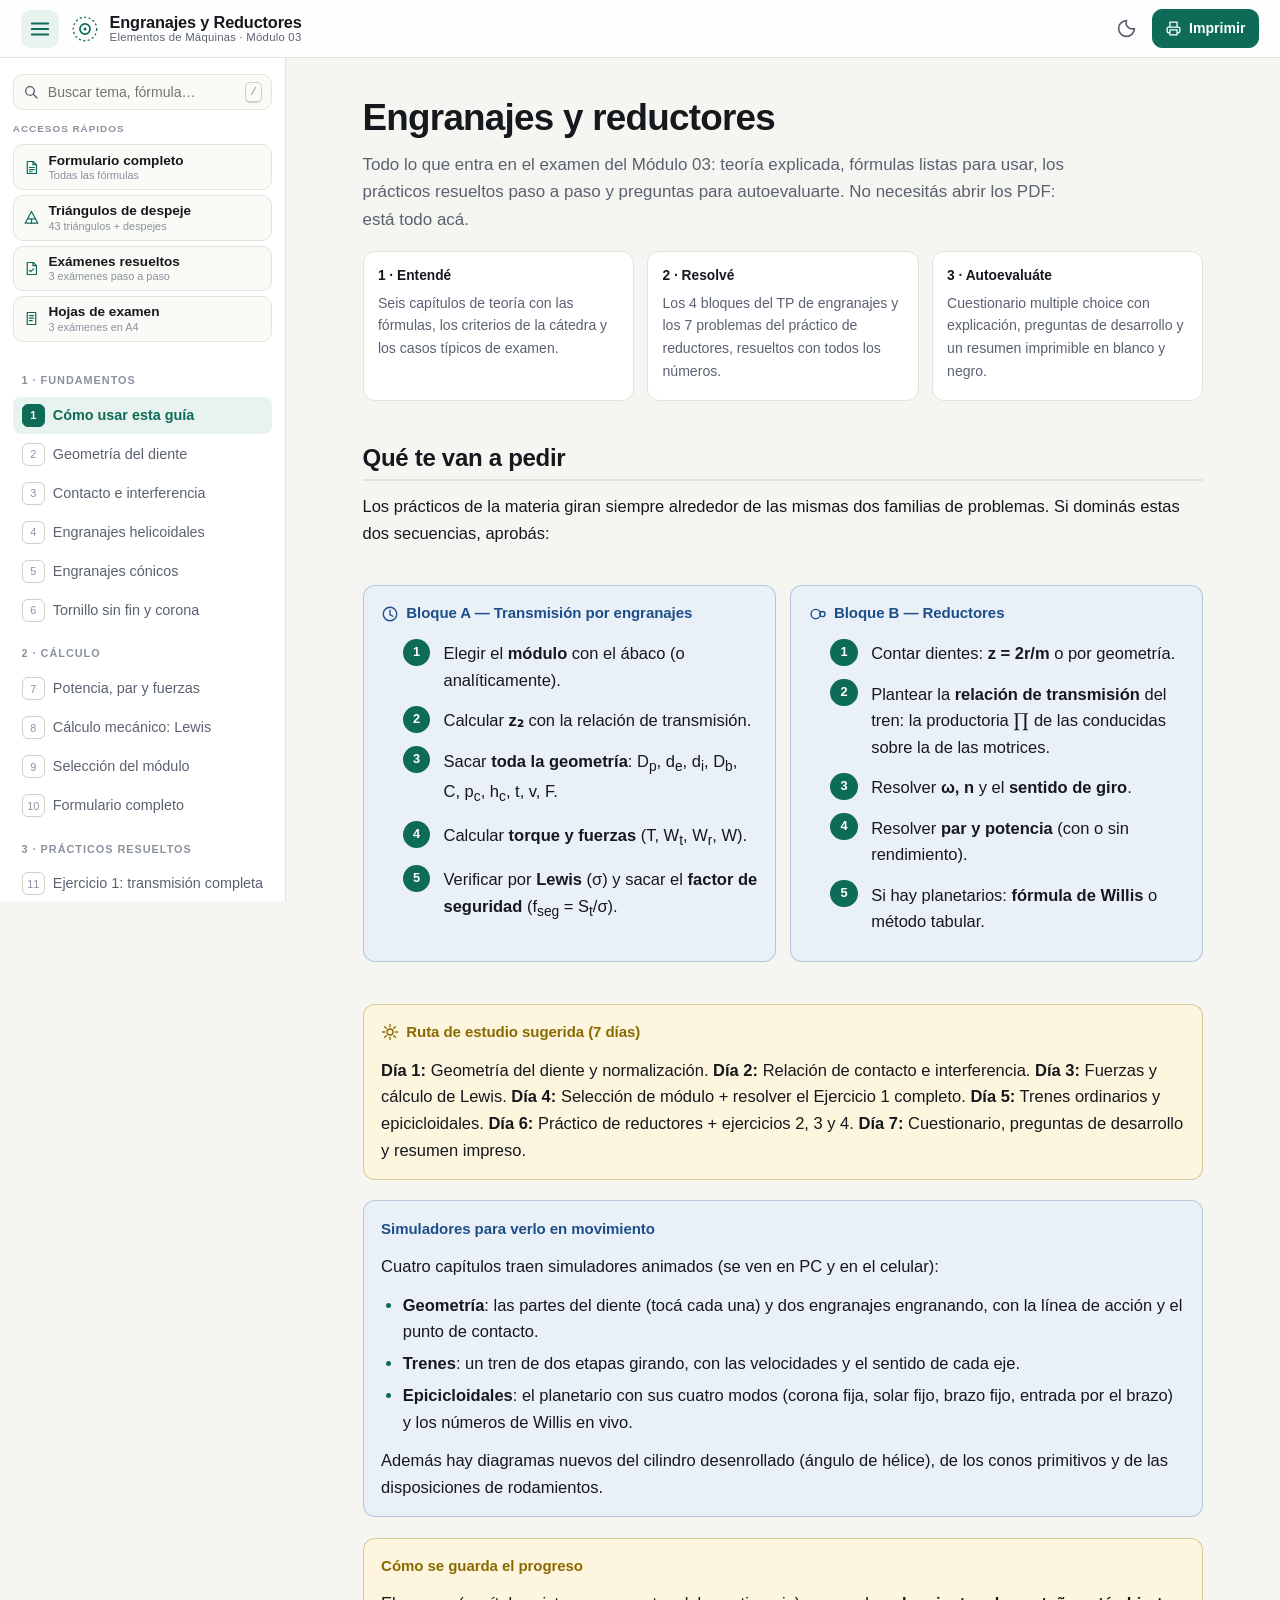
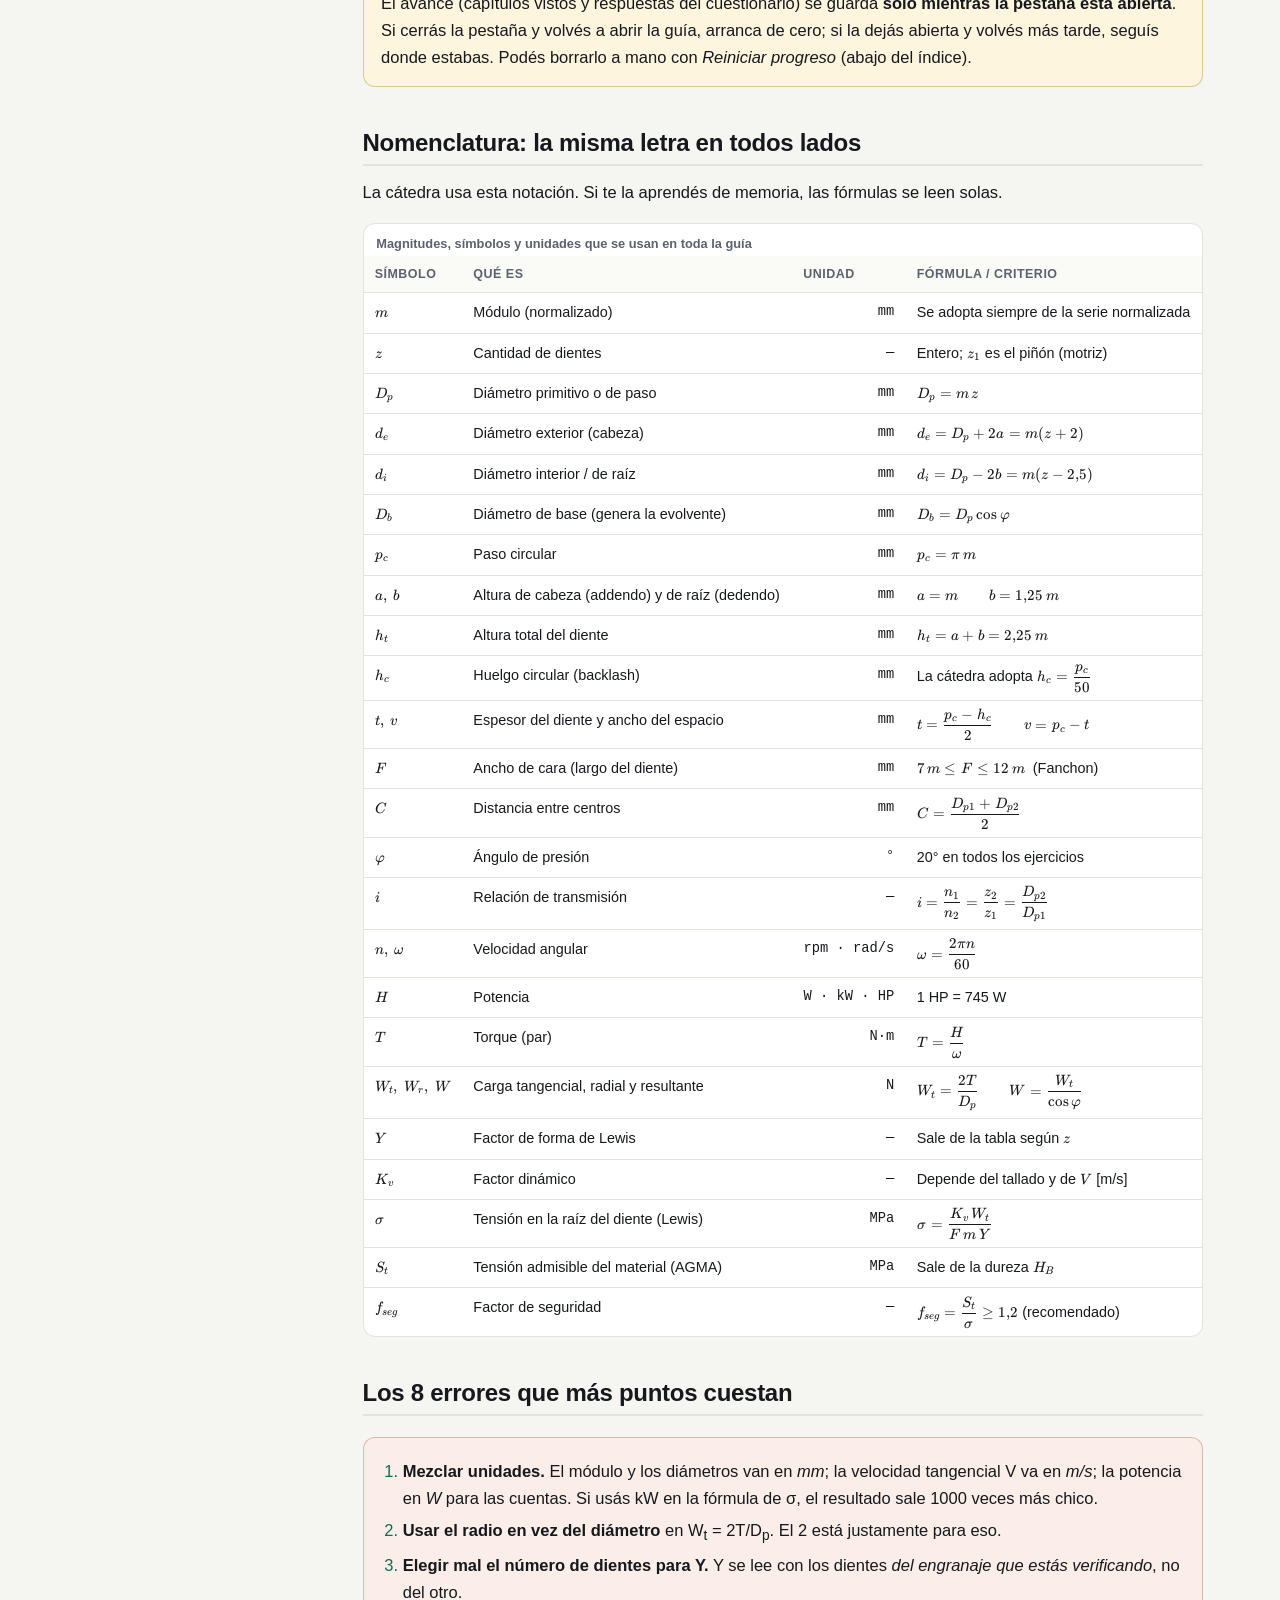
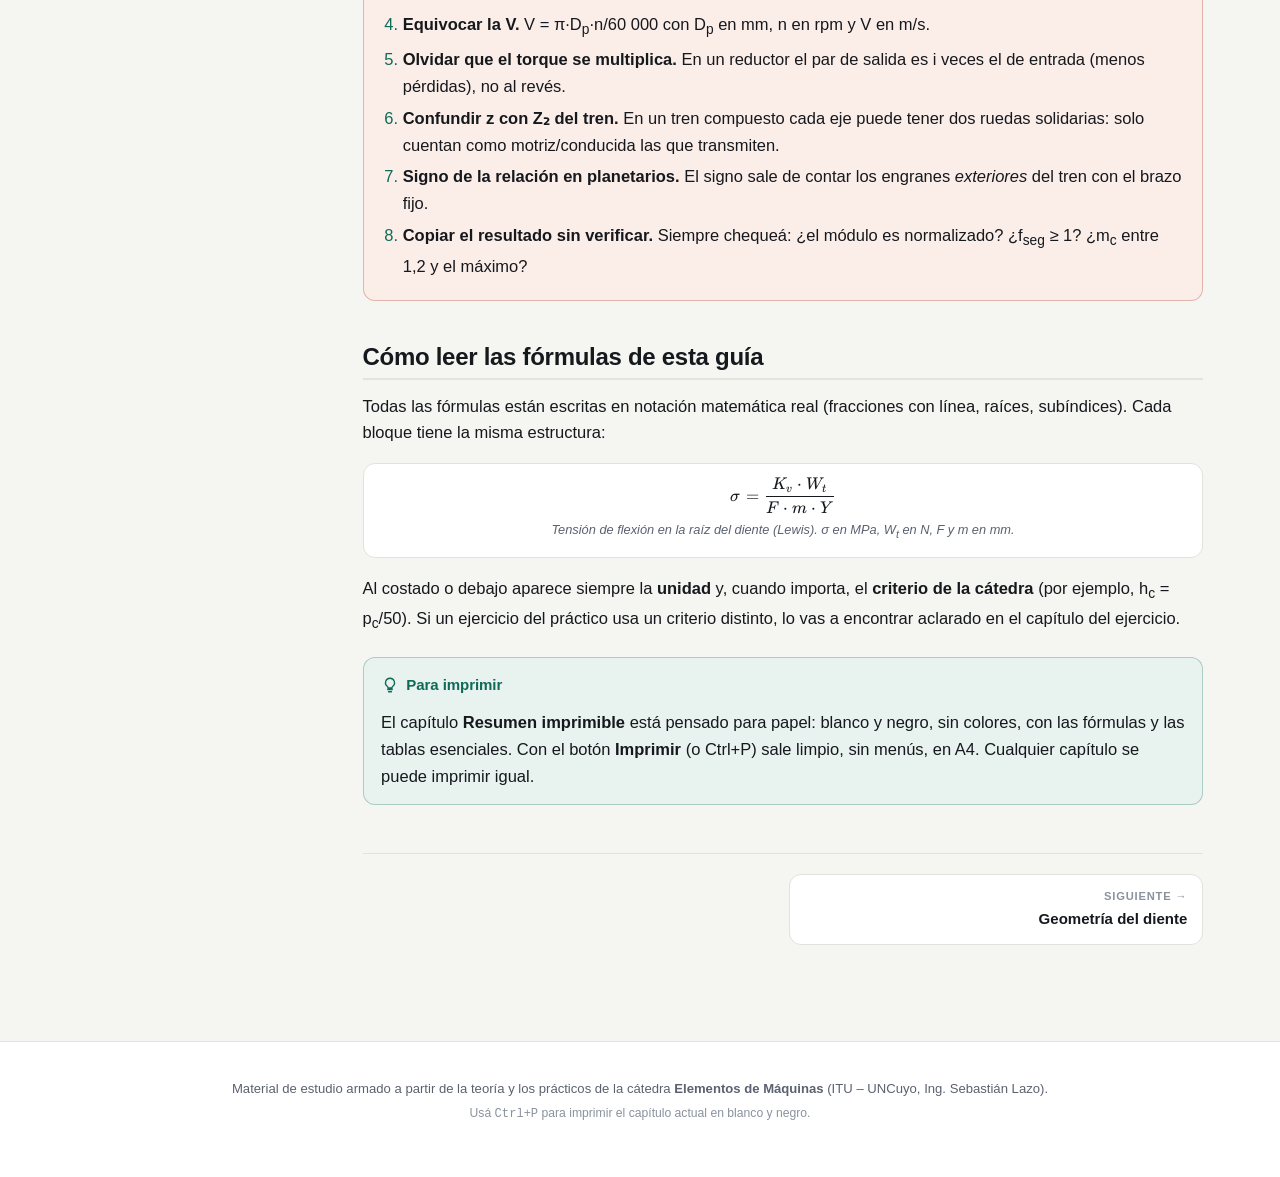
<file: index.html>
<!doctype html>
<html lang="es">
<head>
<meta charset="utf-8">
<meta name="viewport" content="width=device-width, initial-scale=1">
<meta name="description" content="Guía completa de estudio de Engranajes y Reductores: teoría, fórmulas, ejercicios resueltos paso a paso y preguntas de examen. Elementos de Máquinas - ITU UNCuyo.">
<meta name="theme-color" content="#0d6b57">
<title>Engranajes y Reductores · Guía de estudio</title>
<link rel="icon" href="data:image/svg+xml,%3Csvg xmlns='http://www.w3.org/2000/svg' viewBox='0 0 32 32'%3E%3Ccircle cx='16' cy='16' r='13' fill='none' stroke='%230d6b57' stroke-width='2.4' stroke-dasharray='2.5 3'/%3E%3Ccircle cx='16' cy='16' r='5.5' fill='none' stroke='%230d6b57' stroke-width='2.4'/%3E%3Ccircle cx='16' cy='16' r='1.8' fill='%230d6b57'/%3E%3C/svg%3E">
<link rel="stylesheet" href="assets/katex/katex.min.css">
<link rel="preload" as="font" type="font/woff2" href="assets/katex/fonts/KaTeX_Size1-Regular.woff2" crossorigin>
<link rel="preload" as="font" type="font/woff2" href="assets/katex/fonts/KaTeX_Size2-Regular.woff2" crossorigin>
<link rel="preload" as="font" type="font/woff2" href="assets/katex/fonts/KaTeX_Main-Regular.woff2" crossorigin>
<link rel="preload" as="font" type="font/woff2" href="assets/katex/fonts/KaTeX_Math-Italic.woff2" crossorigin>
<link rel="stylesheet" href="assets/css/estilos.css">
</head>
<body>

<a class="saltar" href="#contenido">Saltar al contenido</a>

<header class="topbar no-print">
  <button id="btn-menu" class="icono" aria-label="Abrir menú" aria-expanded="false">
    <svg viewBox="0 0 24 24" width="22" height="22" aria-hidden="true"><path d="M3 6h18M3 12h18M3 18h18" fill="none" stroke="currentColor" stroke-width="2" stroke-linecap="round"/></svg>
  </button>

  <a class="marca" href="#inicio">
    <span class="logo" aria-hidden="true">
      <svg viewBox="0 0 32 32" width="30" height="30">
        <circle cx="16" cy="16" r="12.5" fill="none" stroke="currentColor" stroke-width="1.4" stroke-dasharray="2.2 2.6"/>
        <circle cx="16" cy="16" r="5.4" fill="none" stroke="currentColor" stroke-width="1.8"/>
        <circle cx="16" cy="16" r="1.6" fill="currentColor"/>
      </svg>
    </span>
    <span class="marca-txt">
      <strong><span class="nom-largo">Engranajes y Reductores</span><span class="nom-corto">Engranajes</span></strong>
      <small>Elementos de Máquinas · Módulo 03</small>
    </span>
  </a>

  <div class="acciones">
    <button id="btn-buscar" class="icono solo-movil" aria-label="Buscar" title="Buscar">
      <svg viewBox="0 0 24 24" width="21" height="21" aria-hidden="true"><circle cx="10.5" cy="10.5" r="6.5" fill="none" stroke="currentColor" stroke-width="2"/><path d="M15.5 15.5 21 21" stroke="currentColor" stroke-width="2" stroke-linecap="round"/></svg>
    </button>
    <button id="btn-tema" class="icono" aria-label="Cambiar tema" title="Modo claro / oscuro">
      <svg viewBox="0 0 24 24" width="21" height="21" aria-hidden="true"><path d="M12 3a9 9 0 1 0 9 9 7 7 0 0 1-9-9z" fill="none" stroke="currentColor" stroke-width="1.9" stroke-linejoin="round"/></svg>
    </button>
    <button id="btn-print" class="btn btn-primario" title="Imprimir la página actual">
      <svg viewBox="0 0 24 24" width="17" height="17" aria-hidden="true"><path d="M7 9V3h10v6M7 18H5a2 2 0 0 1-2-2v-4a2 2 0 0 1 2-2h14a2 2 0 0 1 2 2v4a2 2 0 0 1-2 2h-2M7 14h10v7H7z" fill="none" stroke="currentColor" stroke-width="1.8" stroke-linejoin="round"/></svg>
      <span class="txt-btn">Imprimir</span>
    </button>
  </div>
</header>

<div class="layout">
  <aside id="sidebar" class="sidebar no-print" aria-label="Índice de capítulos">
    <div class="buscador">
      <svg viewBox="0 0 24 24" width="16" height="16" aria-hidden="true"><circle cx="10.5" cy="10.5" r="6.5" fill="none" stroke="currentColor" stroke-width="2"/><path d="M15.5 15.5 21 21" stroke="currentColor" stroke-width="2" stroke-linecap="round"/></svg>
      <input id="buscar" type="search" placeholder="Buscar tema, fórmula…" autocomplete="off" aria-label="Buscar en el contenido">
      <kbd>/</kbd>
    </div>
    <div id="resultados" class="resultados" hidden></div>

    <div class="accesos" id="accesos" aria-label="Accesos rápidos">
      <p class="accesos-tit">Accesos rápidos</p>
      <a href="#formulario" class="acceso" data-cap="formulario">
        <svg viewBox="0 0 24 24" width="17" height="17" aria-hidden="true"><path d="M6 3.5h8.5L19 8v12.5H6z" fill="none" stroke="currentColor" stroke-width="1.7" stroke-linejoin="round"/><path d="M14 3.5V8h5" fill="none" stroke="currentColor" stroke-width="1.7" stroke-linejoin="round"/><path d="M9 12h7M9 15h7M9 18h4" stroke="currentColor" stroke-width="1.6" stroke-linecap="round"/></svg>
        <span class="acceso-txt"><b>Formulario completo</b><small>Todas las fórmulas</small></span>
      </a>
      <a href="#triangulos" class="acceso" data-cap="triangulos">
        <svg viewBox="0 0 24 24" width="17" height="17" aria-hidden="true"><path d="M12 3.5 21 20H3z" fill="none" stroke="currentColor" stroke-width="1.7" stroke-linejoin="round"/><path d="M7.5 14h9M12 14v6" stroke="currentColor" stroke-width="1.6" stroke-linecap="round"/></svg>
        <span class="acceso-txt"><b>Triángulos de despeje</b><small>43 triángulos + despejes</small></span>
      </a>
      <a href="#examenes" class="acceso" data-cap="examenes">
        <svg viewBox="0 0 24 24" width="17" height="17" aria-hidden="true"><path d="M6 3.5h8.5L19 8v12.5H6z" fill="none" stroke="currentColor" stroke-width="1.7" stroke-linejoin="round"/><path d="M14 3.5V8h5" fill="none" stroke="currentColor" stroke-width="1.7" stroke-linejoin="round"/><path d="m9 14.5 2 2 4-4" fill="none" stroke="currentColor" stroke-width="1.7" stroke-linecap="round" stroke-linejoin="round"/></svg>
        <span class="acceso-txt"><b>Exámenes resueltos</b><small>3 exámenes paso a paso</small></span>
      </a>
      <a href="#hojas" class="acceso" data-cap="hojas">
        <svg viewBox="0 0 24 24" width="17" height="17" aria-hidden="true"><path d="M6 3.5h12v17H6z" fill="none" stroke="currentColor" stroke-width="1.7" stroke-linejoin="round"/><path d="M9 8h6M9 11.5h6M9 15h4" stroke="currentColor" stroke-width="1.6" stroke-linecap="round"/></svg>
        <span class="acceso-txt"><b>Hojas de examen</b><small>3 exámenes en A4</small></span>
      </a>
    </div>

    <nav id="nav" class="nav"></nav>
    <div class="sidebar-pie">
      <button id="btn-reset" class="enlace-mini">Reiniciar progreso</button>
    </div>
  </aside>
  <div id="velo" class="velo no-print" hidden></div>

  <main id="contenido" class="contenido" tabindex="-1"></main>
</div>

<footer class="pie no-print">
  <p>Material de estudio armado a partir de la teoría y los prácticos de la cátedra <strong>Elementos de Máquinas</strong> (ITU – UNCuyo, Ing. Sebastián Lazo).</p>
  <p class="pie-mini">Usá <kbd>Ctrl</kbd>+<kbd>P</kbd> para imprimir el capítulo actual en blanco y negro.</p>
</footer>

<noscript><p style="padding:2rem;font-family:sans-serif">Activá JavaScript para ver el contenido de la guía.</p></noscript>

<script src="assets/katex/katex.min.js"></script>
<script src="assets/katex/contrib/auto-render.min.js"></script>

<script src="assets/js/contenido-teoria.js"></script>
<script src="assets/js/contenido-teoria2.js"></script>
<script src="assets/js/contenido-mecanico.js"></script>
<script src="assets/js/contenido-practicos.js"></script>
<script src="assets/js/contenido-practicos2.js"></script>
<script src="assets/js/contenido-reductores.js"></script>
<script src="assets/js/contenido-reductores2.js"></script>
<script src="assets/js/contenido-quiz.js"></script>
<script src="assets/js/contenido-triangulos.js"></script>
<script src="assets/js/contenido-examenes.js"></script>
<script src="assets/js/contenido-hojas.js"></script>
<script src="assets/js/visuales.js"></script>
<script src="assets/js/visuales3d.js"></script>
<script src="assets/js/app.js"></script>
<script src="assets/js/hojas.js"></script>
</body>
</html>
</file>
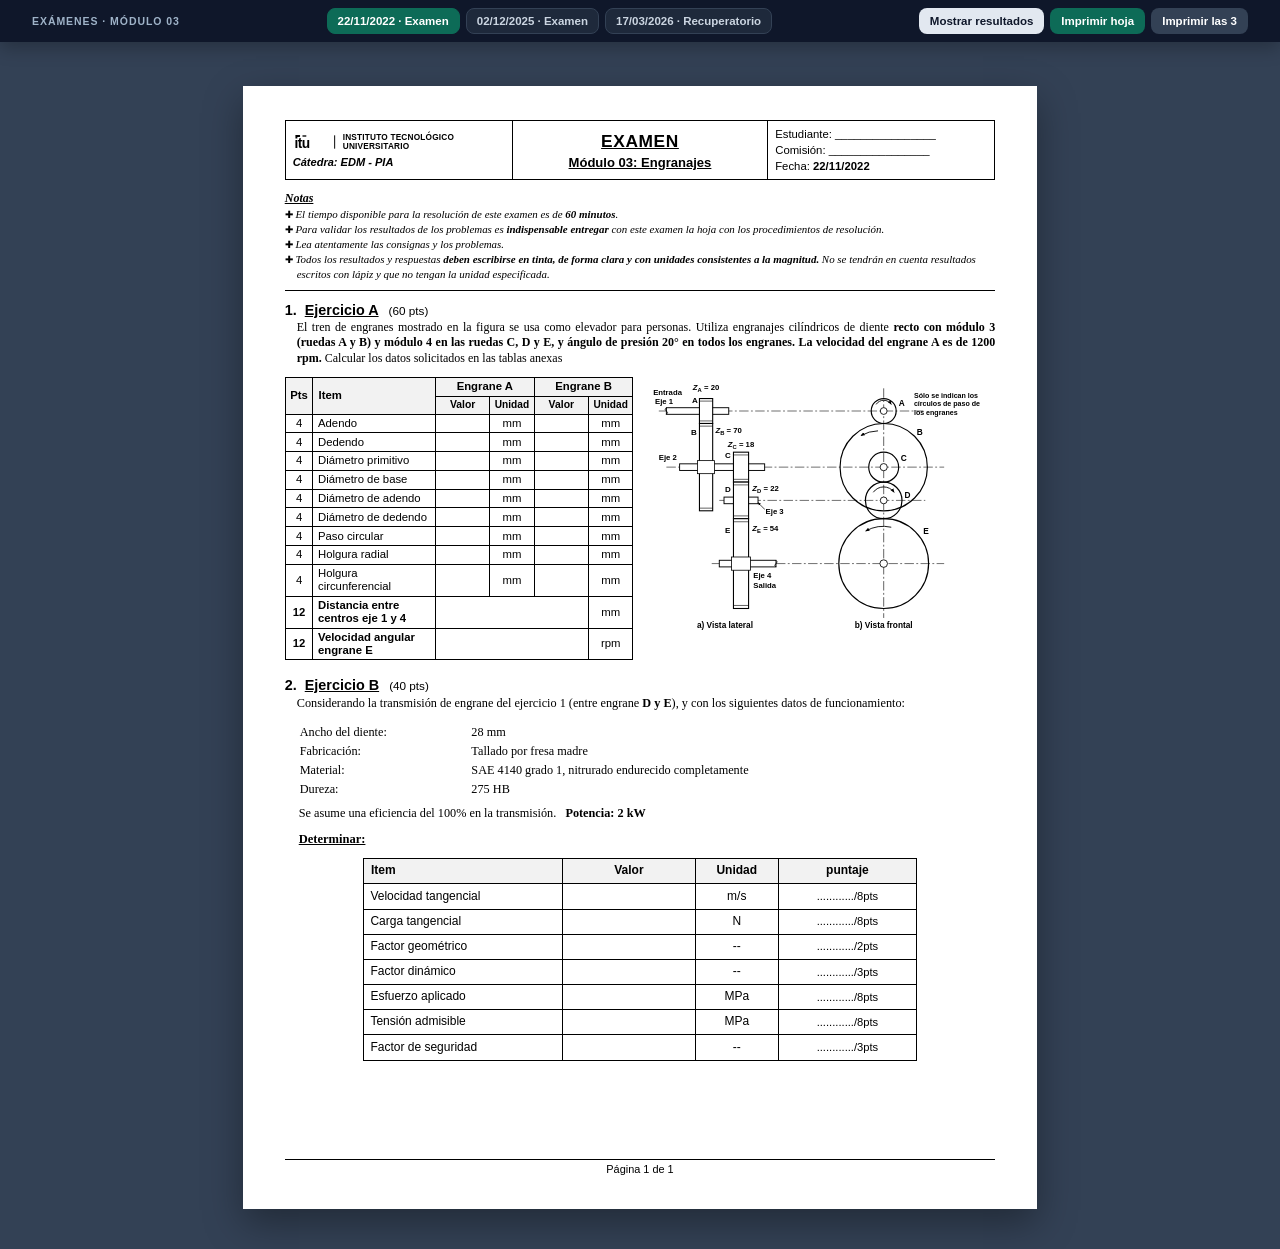
<file: assets/examenes/hojas-examen.html>
<!DOCTYPE html>
<html lang="es">
<head>
  <meta charset="UTF-8" />
  <meta name="viewport" content="width=device-width, initial-scale=1.0" />
  <title>Exámenes Módulo 03: Engranajes (ITU - EDM PIA)</title>
  <!-- Tailwind CSS para la barra de navegación e interfaz en pantalla -->
  
  <style>
    /* =========================================================================
       CONFIGURACIÓN ESTRICTA DE IMPRESIÓN A4 VERTICAL (SIN MÁRGENES EXTERNOS)
       ========================================================================= */
    @page {
      size: A4 portrait;
      margin: 0;
    }

    * {
      box-sizing: border-box;
      -webkit-print-color-adjust: exact !important;
      print-color-adjust: exact !important;
    }

    html, body {
      margin: 0;
      padding: 0;
      background-color: #334155;
      color: #000000;
      font-family: Arial, Helvetica, "Liberation Sans", sans-serif;
    }

    /* Contenedor de previsualización centrado en pantalla */
    .workspace {
      display: flex;
      flex-direction: column;
      align-items: center;
      gap: 24px;
      padding: 86px 16px 40px 16px;
      min-height: 100vh;
      overflow-x: auto;
    }

    /* Visibilidad de pestañas en pantalla */
    .exam-tab {
      display: none;
    }

    .exam-tab.active {
      display: block;
    }

    /* Hoja A4 exacta: 210mm x 297mm */
    .a4-page {
      width: 210mm;
      height: 297mm;
      min-width: 210mm;
      max-height: 297mm;
      padding: 9mm 11mm;
      box-sizing: border-box;
      background: #ffffff;
      color: #000000;
      overflow: hidden;
      box-shadow: 0 14px 36px rgba(0, 0, 0, 0.35);
      display: flex;
      flex-direction: column;
      justify-content: space-between;
      position: relative;
    }

    /* Tipografía formal para enunciados y notas */
    .serif-text {
      font-family: "Times New Roman", Georgia, serif;
    }

    /* Tipografía técnica sans-serif para tablas y encabezados */
    .sans-text {
      font-family: Arial, Helvetica, "Liberation Sans", sans-serif;
    }

    /* Tablas principales de exámenes */
    .exam-table {
      width: 100%;
      border-collapse: collapse;
      font-family: Arial, Helvetica, "Liberation Sans", sans-serif;
      font-size: 8.5pt;
      line-height: 1.15;
    }

    .exam-table th,
    .exam-table td {
      border: 1px solid #000000;
      padding: 2.4px 4.5px;
      vertical-align: middle;
    }

    .exam-table th {
      background-color: #f2f2f2;
      font-weight: 700;
      text-align: center;
    }

    /* Tabla más holgada para Ejercicio B del examen 22-11-2022 */
    .exam-table-lg th,
    .exam-table-lg td {
      padding: 5.2px 6.5px;
      font-size: 9pt;
    }

    /* Tabla compacta para Ejercicio C (2025 y 2026) */
    .table-c {
      width: 100%;
      border-collapse: collapse;
      font-family: Arial, Helvetica, "Liberation Sans", sans-serif;
      font-size: 8.1pt;
      line-height: 1.12;
    }

    .table-c td {
      padding: 2.1px 4px;
      vertical-align: middle;
    }

    .table-c .c-label {
      border: none;
      text-align: left;
      padding-left: 0;
      white-space: nowrap;
    }

    .table-c .c-box {
      border: 1px solid #000000;
      text-align: center;
    }

    .table-c .c-sym {
      border: 1px solid #000000;
      background-color: #f2f2f2;
      font-weight: 700;
      text-align: center;
    }

    .table-c .c-given {
      border: 1px solid #000000;
      background-color: #f2f2f2;
      font-weight: 700;
      text-align: center;
    }

    /* Mini tabla lateral de dientes */
    .teeth-table {
      width: 100%;
      border-collapse: collapse;
      font-family: Arial, Helvetica, "Liberation Sans", sans-serif;
      font-size: 8.1pt;
      line-height: 1.15;
    }

    .teeth-table td {
      padding: 2.1px 3px;
      font-weight: 700;
    }

    /* =========================================================================
       REGLAS DE IMPRESIÓN (MODO INDIVIDUAL Y MODO 3 HOJAS)
       ========================================================================= */
    @media print {
      html, body {
        width: 210mm;
        background: #ffffff !important;
        margin: 0 !important;
        padding: 0 !important;
      }

      .no-print {
        display: none !important;
      }

      .workspace {
        padding: 0 !important;
        margin: 0 !important;
        gap: 0 !important;
        display: block !important;
        min-height: auto !important;
        overflow: visible !important;
      }

      .a4-page {
        margin: 0 !important;
        box-shadow: none !important;
        page-break-inside: avoid !important;
        break-inside: avoid !important;
      }

      /* Por defecto: imprime solo la pestaña activa en 1 sola hoja */
      .exam-tab {
        display: none !important;
      }

      .exam-tab.active {
        display: block !important;
      }

      /* Cuando se presiona "Imprimir los 3 exámenes": muestra todos con salto de página */
      body.print-all .exam-tab {
        display: block !important;
        page-break-after: always !important;
        break-after: page !important;
      }

      body.print-all .exam-tab:last-of-type {
        page-break-after: auto !important;
        break-after: auto !important;
      }
    }

    /* ---------- barra de la hoja (reemplaza Tailwind) ---------- */
    .hoja-nav{
      position: fixed; top: 0; left: 0; right: 0; z-index: 50;
      background: #0f172a; color: #fff; box-shadow: 0 6px 18px rgba(0,0,0,.25);
      font-family: Arial, Helvetica, "Liberation Sans", sans-serif;
    }
    .hoja-nav-in{
      max-width: 1240px; margin: 0 auto; padding: 8px 12px;
      display: flex; flex-wrap: wrap; gap: 8px 16px; align-items: center; justify-content: space-between;
    }
    .hoja-marca{font-size: 10.5px; font-weight: 800; letter-spacing: .09em; text-transform: uppercase; color: #9fb3c8;}
    .hoja-tabs, .hoja-tools{display: flex; flex-wrap: wrap; gap: 6px; align-items: center;}
    .tab-btn{
      border: 1px solid #334155; background: #1e293b; color: #cbd5e1;
      font: 700 11.5px Arial, Helvetica, sans-serif; padding: 6px 10px; border-radius: 8px; cursor: pointer;
    }
    .tab-btn:hover{border-color: #64748b; color: #fff;}
    .tab-btn.activo{background: #0d6b57; border-color: #0d6b57; color: #fff;}
    .hoja-tools button{
      font: 700 11.5px Arial, Helvetica, sans-serif; padding: 6px 10px; border-radius: 8px;
      border: 1px solid transparent; cursor: pointer;
    }
    .btn-res{background: #e2e8f0; color: #0f172a;}
    .btn-res.on{background: #0d6b57; color: #fff;}
    .btn-print{background: #0d6b57; color: #fff;}
    .btn-print.alt{background: #334155; color: #fff;}
    .hoja-tools button:hover{filter: brightness(1.12);}

    /* ---------- resultados ---------- */
    .res{color: #0a4d8c; font-weight: 700;}
    .sello-res{
      position: absolute; right: 11mm; bottom: 12mm; z-index: 5;
      border: 2px solid #0a4d8c; color: #0a4d8c; border-radius: 2px;
      padding: 1.2mm 3.2mm; font: 800 11pt Arial, Helvetica, sans-serif;
      letter-spacing: .12em; transform: rotate(-7deg); opacity: .82; pointer-events: none;
      background: rgba(255,255,255,.72);
    }

    /* ---------- pantalla: la hoja se ajusta al ancho disponible ---------- */
    @media screen{
      .a4-page{zoom: var(--hoja-zoom, 1);}
    }
    body.embed{background: #eef2f0;}
    body.embed .hoja-nav{display: none;}
    body.embed .workspace{padding: 10px 8px 18px; background: #eef2f0; gap: 0;}
    body.embed .a4-page{box-shadow: none; border: 1px solid #d5ddd8;}
    @media print{
      .hoja-nav{display: none !important;}
      .workspace{padding: 0 !important; background: #fff !important;}
      .a4-page{box-shadow: none !important; border: 0 !important;}
      .sello-res{border-color:#000;color:#000;background:transparent;}
      .res{color:#000;}
    }
  </style>
</head>
<body>

  <!-- =========================================================================
       BARRA SUPERIOR FIJA (SOLO EN PANTALLA - OCULTA AL IMPRIMIR)
       ========================================================================= -->
  
  <nav class="hoja-nav no-print">
    <div class="hoja-nav-in">
      <div class="hoja-marca">Exámenes · Módulo 03</div>
      <div class="hoja-tabs" role="tablist" aria-label="Selector de examen">
        <button id="tab-btn-2022" class="tab-btn activo" role="tab" aria-selected="true" onclick="switchTab('exam-2022')">22/11/2022 · Examen</button>
        <button id="tab-btn-2025" class="tab-btn" role="tab" aria-selected="false" onclick="switchTab('exam-2025')">02/12/2025 · Examen</button>
        <button id="tab-btn-2026" class="tab-btn" role="tab" aria-selected="false" onclick="switchTab('exam-2026')">17/03/2026 · Recuperatorio</button>
      </div>
      <div class="hoja-tools">
        <button id="btn-res" class="btn-res" onclick="toggleRes()">Mostrar resultados</button>
        <button class="btn-print" onclick="printCurrentExam()">Imprimir hoja</button>
        <button class="btn-print alt" onclick="printAllExams()">Imprimir las 3</button>
      </div>
    </div>
  </nav>


  <!-- =========================================================================
       CONTENEDOR PRINCIPAL DE LAS 3 HOJAS A4
       ========================================================================= -->
  <div class="workspace">

    <!-- #######################################################################
         PESTAÑA 1: 22-11-2022 (EXAMEN)
         ####################################################################### -->
    <section id="exam-2022" class="exam-tab active" role="tabpanel" aria-labelledby="tab-btn-2022">
      <article class="a4-page">

        <!-- 1. Encabezado -->
        <header>
          <table style="width: 100%; border-collapse: collapse; border: 1.2px solid #000;">
            <tr>
              <td style="width: 32%; border: 1.2px solid #000; padding: 4.5px 7px; vertical-align: middle;">
                <div style="display: flex; align-items: center; gap: 6px;">
                  <!-- Logo vectorial ITU -->
                  <svg viewBox="0 0 112 42" style="width: 44px; height: 18px; flex-shrink: 0;" xmlns="http://www.w3.org/2000/svg" aria-label="Logo ITU">
                    <rect x="6" y="3" width="12" height="5" rx="1" fill="#000" />
                    <rect x="24" y="3" width="10" height="5" rx="1" fill="#555" />
                    <text x="4" y="37" font-family="Arial, Helvetica, sans-serif" font-weight="900" font-size="35" letter-spacing="-1.5" fill="#000">itu</text>
                    <line x1="106" y1="4" x2="106" y2="38" stroke="#000" stroke-width="2.5" />
                  </svg>
                  <div style="font-size: 6.2pt; font-weight: 700; line-height: 1.15; letter-spacing: 0.2px; text-transform: uppercase;">
                    INSTITUTO TECNOLÓGICO<br />UNIVERSITARIO
                  </div>
                </div>
                <div style="margin-top: 4px; font-size: 8.3pt; font-style: italic; font-weight: 600;">
                  Cátedra: EDM - PIA
                </div>
              </td>
              <td style="width: 36%; border: 1.2px solid #000; padding: 5px; text-align: center; vertical-align: middle;">
                <div style="font-size: 13pt; font-weight: 700; text-decoration: underline; letter-spacing: 0.6px; margin-bottom: 3px;">
                  EXAMEN
                </div>
                <div style="font-size: 9.8pt; font-weight: 700; text-decoration: underline;">
                  Módulo 03: Engranajes
                </div>
              </td>
              <td style="width: 32%; border: 1.2px solid #000; padding: 4.5px 7px; font-size: 8.5pt; line-height: 1.45; vertical-align: middle;">
                <div>Estudiante: ________________</div>
                <div>Comisión: ________________</div>
                <div>Fecha: <strong>22/11/2022</strong></div>
              </td>
            </tr>
          </table>
        </header>

        <!-- 2. Notas -->
        <section class="serif-text" style="margin-top: 2.8mm; padding-bottom: 2.5mm; border-bottom: 1.1px solid #000;">
          <div style="font-size: 9pt; font-style: italic; text-decoration: underline; font-weight: 700; margin-bottom: 1.5px;">
            Notas
          </div>
          <ul style="list-style: none; margin: 0; padding: 0; font-size: 8.2pt; font-style: italic; line-height: 1.28;">
            <li style="padding-left: 12px; text-indent: -12px;">
              <span style="font-style: normal; font-size: 7.5pt;">&#10010;</span>
              El tiempo disponible para la resolución de este examen es de <strong>60 minutos</strong>.
            </li>
            <li style="padding-left: 12px; text-indent: -12px;">
              <span style="font-style: normal; font-size: 7.5pt;">&#10010;</span>
              Para validar los resultados de los problemas es <strong>indispensable entregar</strong> con este examen la hoja con los procedimientos de resolución.
            </li>
            <li style="padding-left: 12px; text-indent: -12px;">
              <span style="font-style: normal; font-size: 7.5pt;">&#10010;</span>
              Lea atentamente las consignas y los problemas.
            </li>
            <li style="padding-left: 12px; text-indent: -12px;">
              <span style="font-style: normal; font-size: 7.5pt;">&#10010;</span>
              Todos los resultados y respuestas <strong>deben escribirse en tinta, de forma clara y con unidades consistentes a la magnitud.</strong> No se tendrán en cuenta resultados escritos con lápiz y que no tengan la unidad especificada.
            </li>
          </ul>
        </section>

        <!-- 3. Ejercicio A (60 pts) -->
        <section style="margin-top: 3mm;">
          <div style="font-size: 10.8pt; margin-bottom: 2px;">
            <span style="font-weight: 700;">1.</span>
            <span style="font-weight: 700; text-decoration: underline; margin-left: 4px;">Ejercicio A</span>
            <span style="font-size: 8.8pt; margin-left: 6px;">(60 pts)</span>
          </div>

          <p class="serif-text" style="margin: 0 0 3mm 0; font-size: 9pt; line-height: 1.26; text-align: justify; padding-left: 12px;">
            El tren de engranes mostrado en la figura se usa como elevador para personas. Utiliza engranajes cilíndricos de diente <strong>recto con módulo 3 (ruedas A y B) y módulo 4 en las ruedas C, D y E, y ángulo de presión 20° en todos los engranes. La velocidad del engrane A es de 1200 rpm.</strong> Calcular los datos solicitados en las tablas anexas
          </p>

          <div style="display: flex; gap: 3.5mm; align-items: flex-start;">
            <!-- Tabla Ejercicio A -->
            <div style="width: 50%;">
              <table class="exam-table">
                <thead>
                  <tr>
                    <th rowspan="2" style="width: 8%;">Pts</th>
                    <th rowspan="2" style="width: 38%; text-align: left; padding-left: 5px;">Item</th>
                    <th colspan="2" style="width: 27%;">Engrane A</th>
                    <th colspan="2" style="width: 27%;">Engrane B</th>
                  </tr>
                  <tr>
                    <th style="width: 17%; font-weight: 600; font-size: 7.8pt;">Valor</th>
                    <th style="width: 10%; font-weight: 600; font-size: 7.6pt;">Unidad</th>
                    <th style="width: 17%; font-weight: 600; font-size: 7.8pt;">Valor</th>
                    <th style="width: 10%; font-weight: 600; font-size: 7.6pt;">Unidad</th>
                  </tr>
                </thead>
                <tbody>
                  <tr><td style="text-align:center;">4</td><td>Adendo</td><td></td><td style="text-align:center;">mm</td><td></td><td style="text-align:center;">mm</td></tr>
                  <tr><td style="text-align:center;">4</td><td>Dedendo</td><td></td><td style="text-align:center;">mm</td><td></td><td style="text-align:center;">mm</td></tr>
                  <tr><td style="text-align:center;">4</td><td>Diámetro primitivo</td><td></td><td style="text-align:center;">mm</td><td></td><td style="text-align:center;">mm</td></tr>
                  <tr><td style="text-align:center;">4</td><td>Diámetro de base</td><td></td><td style="text-align:center;">mm</td><td></td><td style="text-align:center;">mm</td></tr>
                  <tr><td style="text-align:center;">4</td><td>Diámetro de adendo</td><td></td><td style="text-align:center;">mm</td><td></td><td style="text-align:center;">mm</td></tr>
                  <tr><td style="text-align:center;">4</td><td>Diámetro de dedendo</td><td></td><td style="text-align:center;">mm</td><td></td><td style="text-align:center;">mm</td></tr>
                  <tr><td style="text-align:center;">4</td><td>Paso circular</td><td></td><td style="text-align:center;">mm</td><td></td><td style="text-align:center;">mm</td></tr>
                  <tr><td style="text-align:center;">4</td><td>Holgura radial</td><td></td><td style="text-align:center;">mm</td><td></td><td style="text-align:center;">mm</td></tr>
                  <tr><td style="text-align:center;">4</td><td>Holgura circunferencial</td><td></td><td style="text-align:center;">mm</td><td></td><td style="text-align:center;">mm</td></tr>
                  <tr>
                    <td style="text-align:center; font-weight:700;">12</td>
                    <td style="font-weight:700;">Distancia entre centros eje 1 y 4</td>
                    <td colspan="3"></td>
                    <td style="text-align:center;">mm</td>
                  </tr>
                  <tr>
                    <td style="text-align:center; font-weight:700;">12</td>
                    <td style="font-weight:700;">Velocidad angular engrane E</td>
                    <td colspan="3"></td>
                    <td style="text-align:center;">rpm</td>
                  </tr>
                </tbody>
              </table>
            </div>

            <!-- Esquema SVG: Vista lateral y Vista frontal alineadas -->
            <div style="width: 50%; display: flex; align-items: center; justify-content: center;">
              <svg viewBox="0 0 368 272" style="width: 100%; max-height: 68mm; height: auto; display: block;" xmlns="http://www.w3.org/2000/svg" aria-label="Vista lateral y Vista frontal del tren de engranes">
                <defs>
                  <marker id="arrow-2022" viewBox="0 0 8 8" refX="6.5" refY="4" markerWidth="5" markerHeight="5" orient="auto-start-reverse">
                    <path d="M 0 1 L 7.5 4 L 0 7 z" fill="#000" />
                  </marker>
                </defs>

                <!-- Líneas de centro horizontales alineando ambas vistas -->
                <g stroke="#000" stroke-width="0.6" stroke-dasharray="10,2.5,2,2.5">
                  <line x1="12" y1="36" x2="292" y2="36" />
                  <line x1="20" y1="95.4" x2="314" y2="95.4" />
                  <line x1="76" y1="130.6" x2="294" y2="130.6" />
                  <line x1="68" y1="197.48" x2="314" y2="197.48" />
                </g>

                <!-- a) Vista lateral -->
                <g stroke="#000" fill="#fff">
                  <!-- Eje 1 + Engrane A -->
                  <rect x="20" y="32.5" width="66" height="7" stroke-width="1" />
                  <path d="M 20 32.5 Q 17.5 34.2 20 36 Q 22.5 37.8 20 39.5" fill="none" stroke-width="0.9" />
                  <rect x="55" y="22.8" width="14" height="26.4" stroke-width="1.15" />
                  <line x1="55" y1="25.5" x2="69" y2="25.5" stroke-width="0.65" />
                  <line x1="55" y1="46.5" x2="69" y2="46.5" stroke-width="0.65" />

                  <!-- Eje 2 + Engranes B y C -->
                  <rect x="34" y="91.9" width="90" height="7" stroke-width="1" />
                  <rect x="55" y="49.2" width="14" height="92.4" stroke-width="1.15" />
                  <line x1="55" y1="52" x2="69" y2="52" stroke-width="0.65" />
                  <line x1="55" y1="138.8" x2="69" y2="138.8" stroke-width="0.65" />
                  <rect x="53" y="88.5" width="18" height="13.8" stroke-width="0.85" />
                  <rect x="91" y="79.56" width="16" height="31.68" stroke-width="1.15" />
                  <line x1="91" y1="82.5" x2="107" y2="82.5" stroke-width="0.65" />
                  <line x1="91" y1="108.3" x2="107" y2="108.3" stroke-width="0.65" />

                  <!-- Eje 3 + Engrane D (rueda loca) -->
                  <rect x="81" y="127.1" width="36" height="7" stroke-width="1" />
                  <rect x="91" y="111.24" width="16" height="38.72" stroke-width="1.15" />
                  <line x1="91" y1="114.2" x2="107" y2="114.2" stroke-width="0.65" />
                  <line x1="91" y1="147.0" x2="107" y2="147.0" stroke-width="0.65" />

                  <!-- Eje 4 Salida + Engrane E -->
                  <rect x="76" y="193.98" width="60" height="7" stroke-width="1" />
                  <path d="M 136 193.98 Q 138.5 195.7 136 197.48 Q 133.5 199.2 136 200.98" fill="none" stroke-width="0.9" />
                  <rect x="91" y="149.96" width="16" height="95.04" stroke-width="1.15" />
                  <line x1="91" y1="153.2" x2="107" y2="153.2" stroke-width="0.65" />
                  <line x1="91" y1="241.8" x2="107" y2="241.8" stroke-width="0.65" />
                  <rect x="89" y="190.5" width="20" height="14" stroke-width="0.85" />
                </g>

                <!-- b) Vista frontal -->
                <line x1="250" y1="12" x2="250" y2="255" stroke="#000" stroke-width="0.65" stroke-dasharray="10,2.5,2,2.5" />
                <g fill="none" stroke="#000" stroke-width="1.25">
                  <circle cx="250" cy="36" r="13.2" />
                  <circle cx="250" cy="95.4" r="46.2" />
                  <circle cx="250" cy="95.4" r="15.84" />
                  <circle cx="250" cy="130.6" r="19.36" />
                  <circle cx="250" cy="197.48" r="47.52" />
                </g>
                <g fill="#fff" stroke="#000" stroke-width="0.9">
                  <circle cx="250" cy="36" r="3.6" />
                  <circle cx="250" cy="95.4" r="3.8" />
                  <circle cx="250" cy="130.6" r="3.6" />
                  <circle cx="250" cy="197.48" r="4.0" />
                </g>
                <g fill="none" stroke="#000" stroke-width="0.95">
                  <path d="M 242 29 A 9.5 9.5 0 0 1 258 29" marker-end="url(#arrow-2022)" />
                  <path d="M 226 62 A 37 37 0 0 1 244 57" marker-start="url(#arrow-2022)" />
                  <path d="M 239 122 A 13.5 13.5 0 0 1 261 122" marker-end="url(#arrow-2022)" />
                  <path d="M 231 163 A 38 38 0 0 1 258 159" marker-start="url(#arrow-2022)" />
                </g>

                <!-- Etiquetas -->
                <g font-family="Arial, Helvetica, sans-serif" fill="#000">
                  <text x="6" y="19" font-size="8.2" font-weight="700">Entrada</text>
                  <text x="8" y="29" font-size="8.2" font-weight="700">Eje 1</text>

                  <text x="62" y="14" font-size="8.2" font-style="italic" font-weight="700" text-anchor="middle">Z<tspan dy="2" font-size="6.2" font-style="normal">A</tspan><tspan dy="-2" font-style="normal"> = 20</tspan></text>
                  <text x="47" y="27" font-size="8.5" font-weight="700">A</text>

                  <text x="46" y="61" font-size="8.5" font-weight="700">B</text>
                  <text x="72" y="59" font-size="8.2" font-style="italic" font-weight="700">Z<tspan dy="2" font-size="6.2" font-style="normal">B</tspan><tspan dy="-2" font-style="normal"> = 70</tspan></text>

                  <text x="12" y="88" font-size="8.2" font-weight="700">Eje 2</text>

                  <text x="99" y="74" font-size="8.2" font-style="italic" font-weight="700" text-anchor="middle">Z<tspan dy="2" font-size="6.2" font-style="normal">C</tspan><tspan dy="-2" font-style="normal"> = 18</tspan></text>
                  <text x="82" y="86" font-size="8.5" font-weight="700">C</text>

                  <text x="82" y="122" font-size="8.5" font-weight="700">D</text>
                  <text x="111" y="121" font-size="8.2" font-style="italic" font-weight="700">Z<tspan dy="2" font-size="6.2" font-style="normal">D</tspan><tspan dy="-2" font-style="normal"> = 22</tspan></text>

                  <text x="125" y="145" font-size="8.2" font-weight="700">Eje 3</text>
                  <line x1="124" y1="140" x2="117" y2="133" stroke="#000" stroke-width="0.75" marker-end="url(#arrow-2022)" />

                  <text x="82" y="165" font-size="8.5" font-weight="700">E</text>
                  <text x="111" y="163" font-size="8.2" font-style="italic" font-weight="700">Z<tspan dy="2" font-size="6.2" font-style="normal">E</tspan><tspan dy="-2" font-style="normal"> = 54</tspan></text>

                  <text x="112" y="213" font-size="8.2" font-weight="700">Eje 4</text>
                  <text x="112" y="223" font-size="8.2" font-weight="700">Salida</text>

                  <text x="266" y="31" font-size="8.8" font-weight="700">A</text>
                  <text x="285" y="61" font-size="8.8" font-weight="700">B</text>
                  <text x="268" y="89" font-size="8.8" font-weight="700">C</text>
                  <text x="272" y="128" font-size="8.8" font-weight="700">D</text>
                  <text x="292" y="166" font-size="8.8" font-weight="700">E</text>

                  <text x="282" y="22" font-size="7.5" font-weight="700">Sólo se indican los</text>
                  <text x="282" y="31" font-size="7.5" font-weight="700">círculos de paso de</text>
                  <text x="282" y="40" font-size="7.5" font-weight="700">los engranes</text>

                  <text x="82" y="266" font-size="8.8" font-weight="700" text-anchor="middle">a) Vista lateral</text>
                  <text x="250" y="266" font-size="8.8" font-weight="700" text-anchor="middle">b) Vista frontal</text>
                </g>
              </svg>
            </div>
          </div>
        </section>

        <!-- 4. Ejercicio B (40 pts) -->
        <section style="margin-top: 4.5mm; flex: 1;">
          <div style="font-size: 10.8pt; margin-bottom: 2.5px;">
            <span style="font-weight: 700;">2.</span>
            <span style="font-weight: 700; text-decoration: underline; margin-left: 4px;">Ejercicio B</span>
            <span style="font-size: 8.8pt; margin-left: 6px;">(40 pts)</span>
          </div>

          <p class="serif-text" style="margin: 0 0 3mm 0; font-size: 9.2pt; line-height: 1.3; padding-left: 12px;">
            Considerando la transmisión de engrane del ejercicio 1 (entre engrane <strong>D y E</strong>), y con los siguientes datos de funcionamiento:
          </p>

          <div class="serif-text" style="padding-left: 14px; margin-bottom: 3mm;">
            <table style="width: 88%; border-collapse: collapse; font-size: 9.2pt; line-height: 1.38;">
              <tr><td style="width: 28%;">Ancho del diente:</td><td>28 mm</td></tr>
              <tr><td>Fabricación:</td><td>Tallado por fresa madre</td></tr>
              <tr><td>Material:</td><td>SAE 4140 grado 1, nitrurado endurecido completamente</td></tr>
              <tr><td>Dureza:</td><td>275 HB</td></tr>
            </table>
            <div style="margin-top: 2mm; font-size: 9.2pt;">
              Se asume una eficiencia del 100% en la transmisión. &nbsp;&nbsp;<strong>Potencia: 2 kW</strong>
            </div>
            <div style="margin-top: 2.8mm; font-size: 9.4pt; text-decoration: underline; font-weight: 700;">
              Determinar:
            </div>
          </div>

          <div style="display: flex; justify-content: center; margin-top: 2mm;">
            <table class="exam-table exam-table-lg" style="width: 78%;">
              <thead>
                <tr>
                  <th style="width: 36%; text-align: left; padding-left: 7px;">Item</th>
                  <th style="width: 24%;">Valor</th>
                  <th style="width: 15%;">Unidad</th>
                  <th style="width: 25%;">puntaje</th>
                </tr>
              </thead>
              <tbody>
                <tr><td>Velocidad tangencial</td><td></td><td style="text-align:center;">m/s</td><td style="text-align:center; font-size:8.4pt;">............/8pts</td></tr>
                <tr><td>Carga tangencial</td><td></td><td style="text-align:center;">N</td><td style="text-align:center; font-size:8.4pt;">............/8pts</td></tr>
                <tr><td>Factor geométrico</td><td></td><td style="text-align:center;">--</td><td style="text-align:center; font-size:8.4pt;">............/2pts</td></tr>
                <tr><td>Factor dinámico</td><td></td><td style="text-align:center;">--</td><td style="text-align:center; font-size:8.4pt;">............/3pts</td></tr>
                <tr><td>Esfuerzo aplicado</td><td></td><td style="text-align:center;">MPa</td><td style="text-align:center; font-size:8.4pt;">............/8pts</td></tr>
                <tr><td>Tensión admisible</td><td></td><td style="text-align:center;">MPa</td><td style="text-align:center; font-size:8.4pt;">............/8pts</td></tr>
                <tr><td>Factor de seguridad</td><td></td><td style="text-align:center;">--</td><td style="text-align:center; font-size:8.4pt;">............/3pts</td></tr>
              </tbody>
            </table>
          </div>
        </section>

        <!-- 5. Pie de página -->
        <footer style="border-top: 1px solid #000; padding-top: 2.5px; margin-top: 2mm; text-align: center; font-size: 8.2pt;">
          Página 1 de 1
        </footer>

      </article>
    </section>

    <!-- #######################################################################
         PESTAÑA 2: 02-12-2025 (EXAMEN)
         ####################################################################### -->
    <section id="exam-2025" class="exam-tab" role="tabpanel" aria-labelledby="tab-btn-2025">
      <article class="a4-page">

        <!-- 1. Encabezado -->
        <header>
          <table style="width: 100%; border-collapse: collapse; border: 1.2px solid #000;">
            <tr>
              <td style="width: 31%; border: 1.2px solid #000; padding: 4px 7px; vertical-align: middle;">
                <div style="display: flex; align-items: center; gap: 6px;">
                  <svg viewBox="0 0 112 42" style="width: 44px; height: 18px; flex-shrink: 0;" xmlns="http://www.w3.org/2000/svg" aria-label="Logo ITU">
                    <rect x="6" y="3" width="12" height="5" rx="1" fill="#000" />
                    <rect x="24" y="3" width="10" height="5" rx="1" fill="#555" />
                    <text x="4" y="37" font-family="Arial, Helvetica, sans-serif" font-weight="900" font-size="35" letter-spacing="-1.5" fill="#000">itu</text>
                    <line x1="106" y1="4" x2="106" y2="38" stroke="#000" stroke-width="2.5" />
                  </svg>
                  <div style="font-size: 6.2pt; font-weight: 700; line-height: 1.15; letter-spacing: 0.2px; text-transform: uppercase;">
                    INSTITUTO TECNOLÓGICO<br />UNIVERSITARIO
                  </div>
                </div>
                <div style="margin-top: 4px; font-size: 8.2pt; font-style: italic; font-weight: 600;">
                  Cátedra: EDM - PIA
                </div>
              </td>
              <td style="width: 37%; border: 1.2px solid #000; padding: 5px 6px; text-align: center; vertical-align: middle;">
                <div style="font-size: 13pt; font-weight: 700; text-decoration: underline; letter-spacing: 0.6px; margin-bottom: 3px;">
                  EXAMEN
                </div>
                <div style="font-size: 9.8pt; font-weight: 700; text-decoration: underline;">
                  Módulo 03: Engranajes
                </div>
              </td>
              <td style="width: 32%; border: 1.2px solid #000; padding: 4px 7px; font-size: 8.4pt; line-height: 1.42; vertical-align: middle;">
                <div>Estudiante: ________________</div>
                <div>Comisión: ________________</div>
                <div>Fecha: <strong>02-12-2025</strong></div>
              </td>
            </tr>
          </table>
        </header>

        <!-- 2. Notas -->
        <section class="serif-text" style="margin-top: 2.2mm; padding-bottom: 2.2mm; border-bottom: 1.1px solid #000;">
          <div style="font-size: 8.6pt; font-style: italic; text-decoration: underline; font-weight: 700; margin-bottom: 1.5px;">
            Notas
          </div>
          <ul style="list-style: none; margin: 0; padding: 0; font-size: 7.9pt; font-style: italic; line-height: 1.24;">
            <li style="padding-left: 12px; text-indent: -12px;">
              <span style="font-style: normal; font-size: 7.2pt;">&#10010;</span>
              El tiempo disponible para la resolución de este examen es de <strong>80 minutos</strong>.
            </li>
            <li style="padding-left: 12px; text-indent: -12px;">
              <span style="font-style: normal; font-size: 7.2pt;">&#10010;</span>
              Para validar los resultados de los problemas es <strong>indispensable entregar</strong> con este examen la hoja con los procedimientos de resolución.
            </li>
            <li style="padding-left: 12px; text-indent: -12px;">
              <span style="font-style: normal; font-size: 7.2pt;">&#10010;</span>
              Lea atentamente las consignas y los problemas.
            </li>
            <li style="padding-left: 12px; text-indent: -12px;">
              <span style="font-style: normal; font-size: 7.2pt;">&#10010;</span>
              Todos los resultados y respuestas <strong>deben escribirse en tinta, de forma clara y con unidades consistentes a la magnitud.</strong> No se tendrán en cuenta resultados escritos con lápiz y que no tengan la unidad especificada.
            </li>
          </ul>
        </section>

        <!-- 3. Ejercicio A (40 pts) -->
        <section style="margin-top: 2.4mm;">
          <div style="font-size: 10.4pt; margin-bottom: 2px;">
            <span style="font-weight: 700;">1.</span>
            <span style="font-weight: 700; text-decoration: underline; margin-left: 4px;">Ejercicio A</span>
            <span style="font-size: 8.5pt; margin-left: 6px;">(40 pts)</span>
          </div>

          <p class="serif-text" style="margin: 0 0 2.6mm 0; font-size: 8.7pt; line-height: 1.23; text-align: justify; padding-left: 12px;">
            El tren de engranes mostrado en la figura se usa como elevador para personas. La primera etapa de engranajes cilíndricos son de diente <strong>recto</strong> con <strong>módulo 3 y ángulo de presión 20°</strong>, y la segunda etapa de engranajes cilíndricos son de diente <strong>recto</strong> con <strong>módulo 4 y ángulo de presión 20°</strong>. Calcular los datos solicitados en las tablas anexas
          </p>

          <div style="display: flex; gap: 3.5mm; align-items: flex-start;">
            <!-- Tabla Ejercicio A -->
            <div style="width: 52%;">
              <table class="exam-table">
                <thead>
                  <tr>
                    <th rowspan="2" style="width: 46%; text-align: left; padding-left: 5px;">Item</th>
                    <th colspan="2" style="width: 27%;">Engrane 1</th>
                    <th colspan="2" style="width: 27%;">Engrane 2</th>
                  </tr>
                  <tr>
                    <th style="width: 17%; font-weight: 600; font-size: 7.8pt;">Valor</th>
                    <th style="width: 10%; font-weight: 600; font-size: 7.8pt;">Unidad</th>
                    <th style="width: 17%; font-weight: 600; font-size: 7.8pt;">Valor</th>
                    <th style="width: 10%; font-weight: 600; font-size: 7.8pt;">Unidad</th>
                  </tr>
                </thead>
                <tbody>
                  <tr><td>Adendo</td><td></td><td style="text-align:center;">mm</td><td></td><td style="text-align:center;">mm</td></tr>
                  <tr><td>Dedendo</td><td></td><td style="text-align:center;">mm</td><td></td><td style="text-align:center;">mm</td></tr>
                  <tr><td>Diámetro primitivo</td><td></td><td style="text-align:center;">mm</td><td></td><td style="text-align:center;">mm</td></tr>
                  <tr><td>Diámetro de base</td><td></td><td style="text-align:center;">mm</td><td></td><td style="text-align:center;">mm</td></tr>
                  <tr><td>Diámetro de adendo</td><td></td><td style="text-align:center;">mm</td><td></td><td style="text-align:center;">mm</td></tr>
                  <tr><td>Diámetro de dedendo</td><td></td><td style="text-align:center;">mm</td><td></td><td style="text-align:center;">mm</td></tr>
                  <tr><td>Paso circular</td><td></td><td style="text-align:center;">mm</td><td></td><td style="text-align:center;">mm</td></tr>
                  <tr><td>Holgura radial</td><td></td><td style="text-align:center;">mm</td><td></td><td style="text-align:center;">mm</td></tr>
                  <tr><td>Holgura circunferencial</td><td></td><td style="text-align:center;">mm</td><td></td><td style="text-align:center;">mm</td></tr>
                  <tr>
                    <td style="font-weight:700;">Distancia centros engrane 1 y 4</td>
                    <td colspan="3"></td>
                    <td style="text-align:center;">mm</td>
                  </tr>
                  <tr>
                    <td style="font-weight:700;">Velocidad angular engrane 4</td>
                    <td colspan="3"></td>
                    <td style="text-align:center;">rpm</td>
                  </tr>
                </tbody>
              </table>
            </div>

            <!-- Esquema SVG Motor + Reductor sin fin-corona + Cadena ANSI80 + Engranes 1..4 -->
            <div style="width: 48%; display: flex; align-items: center; justify-content: center;">
              <svg viewBox="0 0 360 226" style="width: 100%; max-height: 60mm; height: auto; display: block;" xmlns="http://www.w3.org/2000/svg" aria-label="Esquema tren de engranes elevador de personas">
                <defs>
                  <marker id="dot-2025" viewBox="0 0 6 6" refX="3" refY="3" markerWidth="4" markerHeight="4">
                    <circle cx="3" cy="3" r="2.2" fill="#000" />
                  </marker>
                </defs>

                <!-- Motor eléctrico -->
                <g stroke="#000" stroke-width="1.1" fill="none">
                  <path d="M 48 64 Q 39 64 39 74 L 39 90 Q 39 100 48 100" fill="#fff" />
                  <rect x="48" y="62" width="54" height="40" fill="#fff" />
                  <line x1="50" y1="68" x2="100" y2="68" stroke-width="0.7" />
                  <line x1="50" y1="73" x2="100" y2="73" stroke-width="0.7" />
                  <line x1="50" y1="78" x2="100" y2="78" stroke-width="0.7" />
                  <line x1="50" y1="83" x2="100" y2="83" stroke-width="0.7" />
                  <line x1="50" y1="88" x2="100" y2="88" stroke-width="0.7" />
                  <line x1="50" y1="93" x2="100" y2="93" stroke-width="0.7" />
                  <line x1="50" y1="98" x2="100" y2="98" stroke-width="0.7" />
                  <rect x="66" y="55" width="18" height="7" fill="#fff" />
                  <rect x="102" y="64" width="8" height="36" fill="#fff" />
                  <line x1="44" y1="102" x2="106" y2="102" stroke-width="1.4" />
                  <rect x="52" y="102" width="12" height="5" fill="#fff" />
                  <rect x="86" y="102" width="12" height="5" fill="#fff" />
                  <rect x="110" y="75" width="22" height="14" fill="#fff" />
                  <line x1="121" y1="74" x2="121" y2="90" stroke-width="0.9" />
                </g>

                <!-- Reductor sin fin - corona -->
                <g stroke="#000" stroke-width="1.15" fill="#fff">
                  <rect x="132" y="54" width="48" height="52" rx="3" />
                  <rect x="136" y="58" width="40" height="44" rx="2" stroke-width="0.7" fill="none" />
                  <circle cx="139" cy="61" r="1.4" fill="#000" />
                  <circle cx="173" cy="61" r="1.4" fill="#000" />
                  <circle cx="139" cy="99" r="1.4" fill="#000" />
                  <circle cx="173" cy="99" r="1.4" fill="#000" />
                </g>

                <!-- Cadena ANSI 80 -->
                <line x1="145" y1="79" x2="135" y2="148" stroke="#000" stroke-width="1.4" />
                <line x1="167" y1="79" x2="177" y2="148" stroke="#000" stroke-width="1.4" />
                <line x1="147" y1="80" x2="137.5" y2="148" stroke="#000" stroke-width="0.6" stroke-dasharray="3,2" />
                <line x1="165" y1="80" x2="174.5" y2="148" stroke="#000" stroke-width="0.6" stroke-dasharray="3,2" />

                <!-- Piñón superior 21 dientes -->
                <circle cx="156" cy="80" r="13" fill="#fff" stroke="#000" stroke-width="1.1" />
                <circle cx="156" cy="80" r="10.5" fill="none" stroke="#000" stroke-width="0.9" stroke-dasharray="3,2" />
                <circle cx="156" cy="80" r="3.5" fill="#fff" stroke="#000" stroke-width="1" />

                <!-- Piñón inferior 42 dientes -->
                <circle cx="156" cy="150" r="23" fill="#fff" stroke="#000" stroke-width="1.2" />
                <circle cx="156" cy="150" r="20.5" fill="none" stroke="#000" stroke-width="0.9" stroke-dasharray="4,2.5" />

                <!-- Engranes 1, 2, 3, 4 -->
                <circle cx="156" cy="150" r="10" fill="none" stroke="#000" stroke-width="1" stroke-dasharray="3,2" />
                <circle cx="156" cy="150" r="3.5" fill="#fff" stroke="#000" stroke-width="1" />

                <circle cx="200" cy="150" r="34" fill="none" stroke="#000" stroke-width="1.15" stroke-dasharray="5,3" />
                <circle cx="200" cy="150" r="35.8" fill="none" stroke="#000" stroke-width="0.55" />

                <circle cx="200" cy="150" r="12" fill="none" stroke="#000" stroke-width="1.1" stroke-dasharray="3,2" />
                <circle cx="200" cy="150" r="3.5" fill="#fff" stroke="#000" stroke-width="1" />

                <circle cx="255" cy="150" r="43" fill="none" stroke="#000" stroke-width="1.15" stroke-dasharray="5,3" />
                <circle cx="255" cy="150" r="45" fill="none" stroke="#000" stroke-width="0.55" />
                <circle cx="255" cy="150" r="4" fill="#fff" stroke="#000" stroke-width="1" />

                <!-- Líneas de eje -->
                <g stroke="#000" stroke-width="0.55" stroke-dasharray="8,2,2,2">
                  <line x1="34" y1="80" x2="188" y2="80" />
                  <line x1="156" y1="62" x2="156" y2="178" />
                  <line x1="126" y1="150" x2="306" y2="150" />
                  <line x1="200" y1="110" x2="200" y2="190" />
                  <line x1="255" y1="100" x2="255" y2="200" />
                </g>

                <!-- Etiquetas y líneas guía -->
                <g font-family="Arial, Helvetica, sans-serif" font-size="7.8" font-weight="700" fill="#000">
                  <text x="4" y="34">Motor 3000 rpm</text>
                  <text x="4" y="44">Potencia 0,75 kW</text>
                  <polyline points="68,40 78,40 84,62" fill="none" stroke="#000" stroke-width="0.75" marker-end="url(#dot-2025)" />

                  <text x="118" y="16" text-anchor="middle">Reductor sin fin-corona</text>
                  <text x="118" y="26" text-anchor="middle">relación 20:1</text>
                  <polyline points="145,28 150,54" fill="none" stroke="#000" stroke-width="0.75" marker-end="url(#dot-2025)" />

                  <text x="206" y="31">Piñón cadena ANSI80</text>
                  <text x="206" y="41">21 dientes</text>
                  <polyline points="204,35 194,35 166,73" fill="none" stroke="#000" stroke-width="0.75" marker-end="url(#dot-2025)" />

                  <text x="58" y="124">cadena ANSI80</text>
                  <polyline points="118,121 139,121" fill="none" stroke="#000" stroke-width="0.75" marker-end="url(#dot-2025)" />

                  <text x="8" y="147">Piñón cadena ANSI80</text>
                  <text x="8" y="157">42 dientes</text>
                  <polyline points="94,150 133,150" fill="none" stroke="#000" stroke-width="0.75" marker-end="url(#dot-2025)" />

                  <text x="12" y="191">Engrane 1: 17 dientes</text>
                  <polyline points="100,188 124,188 151,158" fill="none" stroke="#000" stroke-width="0.75" marker-end="url(#dot-2025)" />

                  <text x="52" y="214">Engrane 2: 58 dientes</text>
                  <polyline points="140,211 168,211 186,181" fill="none" stroke="#000" stroke-width="0.75" marker-end="url(#dot-2025)" />

                  <text x="236" y="64">Engrane 3: 19 dientes</text>
                  <polyline points="234,61 224,61 206,139" fill="none" stroke="#000" stroke-width="0.75" marker-end="url(#dot-2025)" />

                  <text x="256" y="86">Engrane 4: 68 dientes</text>
                  <polyline points="254,83 246,83 255,107" fill="none" stroke="#000" stroke-width="0.75" marker-end="url(#dot-2025)" />
                </g>
              </svg>
            </div>
          </div>
        </section>

        <!-- 4. Sección inferior en 2 columnas: Ejercicio B + Ejercicio C -->
        <section style="display: flex; gap: 5mm; margin-top: 3.5mm; align-items: flex-start; flex: 1;">

          <!-- Columna izquierda: Ejercicio B (30 pts) -->
          <div style="width: 46%;">
            <div style="font-size: 10.4pt; margin-bottom: 2px;">
              <span style="font-weight: 700;">2.</span>
              <span style="font-weight: 700; text-decoration: underline; margin-left: 4px;">Ejercicio B</span>
              <span style="font-size: 8.5pt; margin-left: 6px;">(30 pts)</span>
            </div>

            <p class="serif-text" style="margin: 0 0 2.4mm 0; font-size: 8.6pt; line-height: 1.24;">
              Considerando la transmisión de engrane del ejercicio 1 (entre engrane 1 y 2), y con los siguientes datos de funcionamiento:
            </p>

            <table class="serif-text" style="width: 100%; border-collapse: collapse; font-size: 8.6pt; line-height: 1.3; margin-bottom: 2.2mm;">
              <tr><td style="width: 36%;">Ancho del diente:</td><td>28 mm</td></tr>
              <tr><td>Fabricación:</td><td>Tallado por fresadora</td></tr>
              <tr><td>Material:</td><td>SAE 4140 grado 1,</td></tr>
              <tr><td>Dureza:</td><td>240 HB</td></tr>
              <tr><td colspan="2" style="padding-top: 2px; text-decoration: underline; font-weight: 700;">Determinar:</td></tr>
            </table>

            <table class="exam-table" style="margin-top: 1.5mm;">
              <thead>
                <tr>
                  <th style="width: 40%; text-align: left; padding-left: 5px; font-style: italic;">Item</th>
                  <th style="width: 24%; font-style: italic;">Valor</th>
                  <th style="width: 16%; font-style: italic;">Unidad</th>
                  <th style="width: 20%; font-style: italic;">puntaje</th>
                </tr>
              </thead>
              <tbody>
                <tr><td style="padding: 4.2px 5px;">Vel. tangencial</td><td></td><td style="text-align:center;">m/s</td><td style="text-align:center; font-size:7.8pt;">....../5pts</td></tr>
                <tr><td style="padding: 4.2px 5px;">Carga tangencial</td><td></td><td style="text-align:center;">N</td><td style="text-align:center; font-size:7.8pt;">....../5pts</td></tr>
                <tr><td style="padding: 4.2px 5px;">Factor geométrico</td><td></td><td style="text-align:center;">--</td><td style="text-align:center; font-size:7.8pt;">....../2pts</td></tr>
                <tr><td style="padding: 4.2px 5px;">Factor dinámico</td><td></td><td style="text-align:center;">--</td><td style="text-align:center; font-size:7.8pt;">....../3pts</td></tr>
                <tr><td style="padding: 4.2px 5px;">Esfuerzo aplicado</td><td></td><td style="text-align:center;">MPa</td><td style="text-align:center; font-size:7.8pt;">....../6pts</td></tr>
                <tr><td style="padding: 4.2px 5px;">Tensión admisible</td><td></td><td style="text-align:center;">MPa</td><td style="text-align:center; font-size:7.8pt;">....../6pts</td></tr>
                <tr><td style="padding: 4.2px 5px;">Factor de seguridad</td><td></td><td style="text-align:center;">--</td><td style="text-align:center; font-size:7.8pt;">....../3pts</td></tr>
              </tbody>
            </table>
          </div>

          <!-- Columna derecha: Ejercicio C (30 pts) -->
          <div style="width: 54%;">
            <div style="font-size: 10.4pt; margin-bottom: 2px;">
              <span style="font-weight: 700;">3.</span>
              <span style="font-weight: 700; text-decoration: underline; margin-left: 4px;">Ejercicio C</span>
              <span style="font-size: 8.5pt; margin-left: 6px;">(30 pts)</span>
            </div>

            <p class="serif-text" style="margin: 0 0 1.8mm 0; font-size: 8.6pt; line-height: 1.22;">
              Del reductor mostrado en la figura, completar los datos faltantes en la tabla: (3pts c/u)
            </p>

            <!-- Esquema SVG Reductor helicoidal 3 etapas -->
            <div style="margin-bottom: 2mm;">
              <svg viewBox="0 0 320 102" style="width: 100%; max-height: 30mm; height: auto; display: block;" xmlns="http://www.w3.org/2000/svg" aria-label="Reductor helicoidal de 3 etapas">
                <defs>
                  <pattern id="hRight-2025" width="5" height="5" patternUnits="userSpaceOnUse" patternTransform="rotate(35)">
                    <line x1="0" y1="0" x2="0" y2="5" stroke="#000" stroke-width="0.9" />
                  </pattern>
                  <pattern id="hLeft-2025" width="5" height="5" patternUnits="userSpaceOnUse" patternTransform="rotate(-35)">
                    <line x1="0" y1="0" x2="0" y2="5" stroke="#000" stroke-width="0.9" />
                  </pattern>
                  <marker id="arr-2025" viewBox="0 0 8 8" refX="6" refY="4" markerWidth="5" markerHeight="5" orient="auto">
                    <path d="M 0 1 L 7 4 L 0 7 z" fill="#000" />
                  </marker>
                </defs>

                <!-- Carcasa -->
                <rect x="22" y="13" width="276" height="76" fill="#fff" stroke="#000" stroke-width="1.5" />
                <rect x="27" y="18" width="266" height="66" fill="#fff" stroke="#000" stroke-width="1.1" />

                <!-- 4 Ejes y rodamientos -->
                <g fill="#fff" stroke="#000">
                  <!-- Eje 1 (Entrada E) -->
                  <rect x="52" y="20" width="8" height="78" stroke-width="1.1" />
                  <rect x="49" y="14" width="14" height="7" stroke-width="0.9" />
                  <line x1="49" y1="14" x2="63" y2="21" stroke-width="0.7" /><line x1="63" y1="14" x2="49" y2="21" stroke-width="0.7" />
                  <rect x="49" y="81" width="14" height="7" stroke-width="0.9" />
                  <line x1="49" y1="81" x2="63" y2="88" stroke-width="0.7" /><line x1="63" y1="81" x2="49" y2="88" stroke-width="0.7" />

                  <!-- Eje 2 -->
                  <rect x="104" y="20" width="8" height="62" stroke-width="1.1" />
                  <rect x="101" y="14" width="14" height="7" stroke-width="0.9" />
                  <line x1="101" y1="14" x2="115" y2="21" stroke-width="0.7" /><line x1="115" y1="14" x2="101" y2="21" stroke-width="0.7" />
                  <rect x="101" y="81" width="14" height="7" stroke-width="0.9" />
                  <line x1="101" y1="81" x2="115" y2="88" stroke-width="0.7" /><line x1="115" y1="81" x2="101" y2="88" stroke-width="0.7" />

                  <!-- Eje 3 -->
                  <rect x="170" y="20" width="8" height="62" stroke-width="1.1" />
                  <rect x="167" y="14" width="14" height="7" stroke-width="0.9" />
                  <line x1="167" y1="14" x2="181" y2="21" stroke-width="0.7" /><line x1="181" y1="14" x2="167" y2="21" stroke-width="0.7" />
                  <rect x="167" y="81" width="14" height="7" stroke-width="0.9" />
                  <line x1="167" y1="81" x2="181" y2="88" stroke-width="0.7" /><line x1="181" y1="81" x2="167" y2="88" stroke-width="0.7" />

                  <!-- Eje 4 (Salida S) -->
                  <rect x="236" y="4" width="8" height="78" stroke-width="1.1" />
                  <rect x="233" y="14" width="14" height="7" stroke-width="0.9" />
                  <line x1="233" y1="14" x2="247" y2="21" stroke-width="0.7" /><line x1="247" y1="14" x2="233" y2="21" stroke-width="0.7" />
                  <rect x="233" y="81" width="14" height="7" stroke-width="0.9" />
                  <line x1="233" y1="81" x2="247" y2="88" stroke-width="0.7" /><line x1="247" y1="81" x2="233" y2="88" stroke-width="0.7" />
                </g>

                <!-- Engranes helicoidales 1..6 -->
                <rect x="44" y="29" width="24" height="11" fill="#fff" stroke="#000" stroke-width="1.1" />
                <rect x="44" y="29" width="24" height="11" fill="url(#hRight-2025)" stroke="#000" stroke-width="1.1" />
                <rect x="68" y="29" width="80" height="11" fill="#fff" stroke="#000" stroke-width="1.1" />
                <rect x="68" y="29" width="80" height="11" fill="url(#hLeft-2025)" stroke="#000" stroke-width="1.1" />

                <rect x="96" y="59" width="24" height="11" fill="#fff" stroke="#000" stroke-width="1.1" />
                <rect x="96" y="59" width="24" height="11" fill="url(#hRight-2025)" stroke="#000" stroke-width="1.1" />
                <rect x="120" y="59" width="108" height="11" fill="#fff" stroke="#000" stroke-width="1.1" />
                <rect x="120" y="59" width="108" height="11" fill="url(#hLeft-2025)" stroke="#000" stroke-width="1.1" />

                <rect x="162" y="29" width="24" height="11" fill="#fff" stroke="#000" stroke-width="1.1" />
                <rect x="162" y="29" width="24" height="11" fill="url(#hRight-2025)" stroke="#000" stroke-width="1.1" />
                <rect x="186" y="29" width="104" height="11" fill="#fff" stroke="#000" stroke-width="1.1" />
                <rect x="186" y="29" width="104" height="11" fill="url(#hLeft-2025)" stroke="#000" stroke-width="1.1" />

                <!-- Líneas de eje -->
                <g stroke="#000" stroke-width="0.55" stroke-dasharray="6,2,1.5,2">
                  <line x1="56" y1="10" x2="56" y2="100" />
                  <line x1="108" y1="10" x2="108" y2="92" />
                  <line x1="174" y1="10" x2="174" y2="92" />
                  <line x1="240" y1="1" x2="240" y2="92" />
                </g>

                <path d="M 41 93 Q 56 101 71 93" fill="none" stroke="#000" stroke-width="1" marker-end="url(#arr-2025)" />

                <g font-family="Arial, Helvetica, sans-serif" font-weight="700" fill="#000">
                  <text x="33" y="96" font-size="10.5">E</text>
                  <text x="251" y="12" font-size="10.5">S</text>
                  <text x="34" y="40" font-size="10">1</text>
                  <text x="86" y="52" font-size="10">2</text>
                  <text x="121" y="79" font-size="10">3</text>
                  <text x="152" y="56" font-size="10">4</text>
                  <text x="181" y="52" font-size="10">5</text>
                  <text x="222" y="52" font-size="10">6</text>
                </g>
              </svg>
            </div>

            <!-- Tabla de parámetros + Cantidad de Dientes -->
            <div style="display: flex; gap: 2.5mm; align-items: flex-start;">
              <div style="width: 77%;">
                <table class="table-c">
                  <tbody>
                    <tr><td class="c-label" style="width:47%;">Velocidad de entrada</td><td class="c-given" style="width:15%;">ne</td><td class="c-given" style="width:24%;">1000</td><td class="c-given" style="width:14%;">rpm</td></tr>
                    <tr><td class="c-label">Módulo normal</td><td class="c-given">mn</td><td class="c-given">3</td><td class="c-given">mm</td></tr>
                    <tr><td class="c-label">Ángulo de hélice</td><td class="c-given">psi</td><td class="c-given">15</td><td class="c-given">°</td></tr>
                    <tr><td class="c-label">Módulo transversal</td><td class="c-sym">mt</td><td class="c-box"></td><td class="c-box">mm</td></tr>
                    <tr><td class="c-label">Diámetro engrane 1</td><td class="c-sym">D1</td><td class="c-box"></td><td class="c-box">mm</td></tr>
                    <tr><td class="c-label">Diámetro engrane 2</td><td class="c-sym">D2</td><td class="c-box"></td><td class="c-box">mm</td></tr>
                    <tr><td class="c-label">Diámetro engrane 3</td><td class="c-sym">D3</td><td class="c-box"></td><td class="c-box">mm</td></tr>
                    <tr><td class="c-label">Diámetro engrane 4</td><td class="c-sym">D4</td><td class="c-box"></td><td class="c-box">mm</td></tr>
                    <tr><td class="c-label">Diámetro engrane 5</td><td class="c-sym">D5</td><td class="c-box"></td><td class="c-box">mm</td></tr>
                    <tr><td class="c-label">Diámetro engrane 6</td><td class="c-sym">D6</td><td class="c-box"></td><td class="c-box">mm</td></tr>
                    <tr><td class="c-label">Velocidad de salida</td><td class="c-sym">ns</td><td class="c-box"></td><td class="c-box">rpm</td></tr>
                    <tr><td class="c-label">Distancia entre centros</td><td class="c-sym">Ce</td><td class="c-box"></td><td class="c-box">mm</td></tr>
                    <tr><td class="c-label" style="padding-top:3px;">Tipo de reductor:</td><td colspan="3" class="c-box" style="height:19px;"></td></tr>
                  </tbody>
                </table>
              </div>

              <div style="width: 23%; padding-top: 29px;">
                <div style="font-size: 7.7pt; font-weight: 700; line-height: 1.15; margin-bottom: 4px; text-align: center;">
                  Cantidad de<br />Dientes:
                </div>
                <table class="teeth-table">
                  <tbody>
                    <tr><td style="text-align:left;">z1</td><td style="text-align:right;">21</td></tr>
                    <tr><td style="text-align:left;">z2</td><td style="text-align:right;">46</td></tr>
                    <tr><td style="text-align:left;">z3</td><td style="text-align:right;">23</td></tr>
                    <tr><td style="text-align:left;">z4</td><td style="text-align:right;">64</td></tr>
                    <tr><td style="text-align:left;">z5</td><td style="text-align:right;">17</td></tr>
                    <tr><td style="text-align:left;">z6</td><td style="text-align:right;">56</td></tr>
                  </tbody>
                </table>
              </div>
            </div>
          </div>
        </section>

        <!-- 5. Pie de página -->
        <footer style="border-top: 1px solid #000; padding-top: 2px; margin-top: 2mm; text-align: center; font-size: 8pt;">
          Página 1 de 1 - A
        </footer>

      </article>
    </section>

    <!-- #######################################################################
         PESTAÑA 3: 17-03-2026 (RECUPERATORIO)
         ####################################################################### -->
    <section id="exam-2026" class="exam-tab" role="tabpanel" aria-labelledby="tab-btn-2026">
      <article class="a4-page">

        <!-- 1. Encabezado -->
        <header>
          <table style="width: 100%; border-collapse: collapse; border: 1.2px solid #000;">
            <tr>
              <td style="width: 31%; border: 1.2px solid #000; padding: 4px 7px; vertical-align: middle;">
                <div style="display: flex; align-items: center; gap: 6px;">
                  <svg viewBox="0 0 112 42" style="width: 44px; height: 18px; flex-shrink: 0;" xmlns="http://www.w3.org/2000/svg" aria-label="Logo ITU">
                    <rect x="6" y="3" width="12" height="5" rx="1" fill="#000" />
                    <rect x="24" y="3" width="10" height="5" rx="1" fill="#555" />
                    <text x="4" y="37" font-family="Arial, Helvetica, sans-serif" font-weight="900" font-size="35" letter-spacing="-1.5" fill="#000">itu</text>
                    <line x1="106" y1="4" x2="106" y2="38" stroke="#000" stroke-width="2.5" />
                  </svg>
                  <div style="font-size: 6.2pt; font-weight: 700; line-height: 1.15; letter-spacing: 0.2px; text-transform: uppercase;">
                    INSTITUTO TECNOLÓGICO<br />UNIVERSITARIO
                  </div>
                </div>
                <div style="margin-top: 4px; font-size: 8.2pt; font-style: italic; font-weight: 600;">
                  Cátedra: EDM - PIA
                </div>
              </td>
              <td style="width: 37%; border: 1.2px solid #000; padding: 5px 6px; text-align: center; vertical-align: middle;">
                <div style="font-size: 13pt; font-weight: 700; text-decoration: underline; letter-spacing: 0.5px; margin-bottom: 3px;">
                  RECUPERATORIO
                </div>
                <div style="font-size: 9.8pt; font-weight: 700; text-decoration: underline;">
                  Módulo 03: Engranajes
                </div>
              </td>
              <td style="width: 32%; border: 1.2px solid #000; padding: 4px 7px; font-size: 8.4pt; line-height: 1.42; vertical-align: middle;">
                <div>Estudiante: ________________</div>
                <div>Comisión: ________________</div>
                <div>Fecha: <strong>17-03-2026</strong></div>
              </td>
            </tr>
          </table>
        </header>

        <!-- 2. Notas -->
        <section class="serif-text" style="margin-top: 2.2mm; padding-bottom: 2.2mm; border-bottom: 1.1px solid #000;">
          <div style="font-size: 8.6pt; font-style: italic; text-decoration: underline; font-weight: 700; margin-bottom: 1.5px;">
            Notas
          </div>
          <ul style="list-style: none; margin: 0; padding: 0; font-size: 7.9pt; font-style: italic; line-height: 1.24;">
            <li style="padding-left: 12px; text-indent: -12px;">
              <span style="font-style: normal; font-size: 7.2pt;">&#10010;</span>
              El tiempo disponible para la resolución de este examen es de <strong>70 minutos</strong>.
            </li>
            <li style="padding-left: 12px; text-indent: -12px;">
              <span style="font-style: normal; font-size: 7.2pt;">&#10010;</span>
              Para validar los resultados de los problemas es <strong>indispensable entregar</strong> con este examen la hoja con los procedimientos de resolución.
            </li>
            <li style="padding-left: 12px; text-indent: -12px;">
              <span style="font-style: normal; font-size: 7.2pt;">&#10010;</span>
              Lea atentamente las consignas y los problemas.
            </li>
            <li style="padding-left: 12px; text-indent: -12px;">
              <span style="font-style: normal; font-size: 7.2pt;">&#10010;</span>
              Todos los resultados y respuestas <strong>deben escribirse en tinta, de forma clara y con unidades consistentes a la magnitud.</strong> No se tendrán en cuenta resultados escritos con lápiz y que no tengan la unidad especificada.
            </li>
          </ul>
        </section>

        <!-- 3. Ejercicio A (40 pts) -->
        <section style="margin-top: 2.4mm;">
          <div style="font-size: 10.4pt; margin-bottom: 2px;">
            <span style="font-weight: 700;">1.</span>
            <span style="font-weight: 700; text-decoration: underline; margin-left: 4px;">Ejercicio A</span>
            <span style="font-size: 8.5pt; margin-left: 6px;">(40 pts)</span>
          </div>

          <p class="serif-text" style="margin: 0 0 2.6mm 0; font-size: 8.7pt; line-height: 1.23; text-align: justify; padding-left: 12px;">
            El tren de engranes mostrado en la figura se usa en maquinaria industrial. La primera etapa de engranajes cilíndricos son de diente recto con <strong>módulo 2,5 y ángulo de presión 20°</strong>, y la segunda etapa de engranajes cilíndricos son de diente recto con <strong>módulo 4 y ángulo de presión 20°</strong>. Calcular los datos solicitados en las tablas anexas
          </p>

          <div style="display: flex; gap: 3.5mm; align-items: flex-start;">
            <!-- Tabla Ejercicio A -->
            <div style="width: 52%;">
              <table class="exam-table">
                <thead>
                  <tr>
                    <th rowspan="2" style="width: 46%; text-align: left; padding-left: 5px;">Item</th>
                    <th colspan="2" style="width: 27%;">Engrane 1</th>
                    <th colspan="2" style="width: 27%;">Engrane 2</th>
                  </tr>
                  <tr>
                    <th style="width: 17%; font-weight: 600; font-size: 7.8pt;">Valor</th>
                    <th style="width: 10%; font-weight: 600; font-size: 7.8pt;">Unidad</th>
                    <th style="width: 17%; font-weight: 600; font-size: 7.8pt;">Valor</th>
                    <th style="width: 10%; font-weight: 600; font-size: 7.8pt;">Unidad</th>
                  </tr>
                </thead>
                <tbody>
                  <tr><td>Adendo</td><td></td><td style="text-align:center;">mm</td><td></td><td style="text-align:center;">mm</td></tr>
                  <tr><td>Dedendo</td><td></td><td style="text-align:center;">mm</td><td></td><td style="text-align:center;">mm</td></tr>
                  <tr><td>Diámetro primitivo</td><td></td><td style="text-align:center;">mm</td><td></td><td style="text-align:center;">mm</td></tr>
                  <tr><td>Diámetro de base</td><td></td><td style="text-align:center;">mm</td><td></td><td style="text-align:center;">mm</td></tr>
                  <tr><td>Diámetro de adendo</td><td></td><td style="text-align:center;">mm</td><td></td><td style="text-align:center;">mm</td></tr>
                  <tr><td>Diámetro de dedendo</td><td></td><td style="text-align:center;">mm</td><td></td><td style="text-align:center;">mm</td></tr>
                  <tr><td>Paso circular</td><td></td><td style="text-align:center;">mm</td><td></td><td style="text-align:center;">mm</td></tr>
                  <tr><td>Holgura radial</td><td></td><td style="text-align:center;">mm</td><td></td><td style="text-align:center;">mm</td></tr>
                  <tr><td>Holgura circunferencial</td><td></td><td style="text-align:center;">mm</td><td></td><td style="text-align:center;">mm</td></tr>
                  <tr>
                    <td style="font-weight:700;">Distancia centros engrane 1 y 4</td>
                    <td colspan="3"></td>
                    <td style="text-align:center;">mm</td>
                  </tr>
                  <tr>
                    <td style="font-weight:700;">Velocidad angular engrane 4</td>
                    <td colspan="3"></td>
                    <td style="text-align:center;">rpm</td>
                  </tr>
                </tbody>
              </table>
            </div>

            <!-- Esquema SVG: Correa B-89 + Cadena ANSI60 + Engranes 1..4 -->
            <div style="width: 48%; display: flex; align-items: center; justify-content: center;">
              <svg viewBox="0 0 368 246" style="width: 100%; max-height: 61mm; height: auto; display: block;" xmlns="http://www.w3.org/2000/svg" aria-label="Esquema tren de transmisión industrial por correa, cadena y engranajes">
                <defs>
                  <marker id="ptr-2026" viewBox="0 0 8 8" refX="6.5" refY="4" markerWidth="4.5" markerHeight="4.5" orient="auto">
                    <path d="M 0 1.2 L 7.2 4 L 0 6.8 z" fill="#000" />
                  </marker>
                </defs>

                <!-- Correa B-89 -->
                <g stroke="#000" fill="none">
                  <line x1="118" y1="47" x2="201" y2="86" stroke-width="1.4" />
                  <line x1="116" y1="50" x2="199" y2="89" stroke-width="0.65" />
                  <line x1="98" y1="81" x2="175" y2="130" stroke-width="1.4" />
                  <line x1="100" y1="78" x2="177" y2="127" stroke-width="0.65" />
                </g>

                <!-- Polea 120 mm -->
                <g stroke="#000">
                  <circle cx="108" cy="64" r="19" fill="#fff" stroke-width="1.25" />
                  <circle cx="108" cy="64" r="14.5" fill="none" stroke-width="0.8" />
                  <circle cx="108" cy="64" r="5" fill="#fff" stroke-width="1" />
                  <rect x="106.5" y="57.5" width="3" height="2" fill="#000" />
                </g>

                <!-- Polea 170 mm -->
                <g stroke="#000">
                  <circle cx="188" cy="108" r="25" fill="#fff" stroke-width="1.25" />
                  <circle cx="188" cy="108" r="20.5" fill="none" stroke-width="0.8" />
                </g>

                <!-- Cadena ANSI60 -->
                <g stroke="#000" fill="none">
                  <line x1="179" y1="100" x2="115" y2="160" stroke-width="1.35" />
                  <line x1="181" y1="102" x2="117" y2="162" stroke-width="0.6" stroke-dasharray="3,2" />
                  <line x1="197" y1="115" x2="149" y2="188" stroke-width="1.35" />
                  <line x1="195" y1="113" x2="147" y2="186" stroke-width="0.6" stroke-dasharray="3,2" />
                </g>

                <!-- Piñón 17 dientes -->
                <g stroke="#000">
                  <circle cx="188" cy="108" r="11" fill="#fff" stroke-width="1.05" />
                  <circle cx="188" cy="108" r="9" fill="none" stroke-width="0.75" stroke-dasharray="2.5,2" />
                  <circle cx="188" cy="108" r="3.8" fill="#fff" stroke-width="0.95" />
                </g>

                <!-- Piñón 42 dientes -->
                <g stroke="#000">
                  <circle cx="132" cy="174" r="22" fill="#fff" stroke-width="1.2" />
                  <circle cx="132" cy="174" r="19.5" fill="none" stroke-width="0.85" stroke-dasharray="3.5,2" />
                </g>

                <!-- Engranes 1, 2, 3, 4 -->
                <circle cx="132" cy="174" r="10" fill="none" stroke="#000" stroke-width="1.05" stroke-dasharray="3,2" />
                <circle cx="132" cy="174" r="3.5" fill="#fff" stroke="#000" stroke-width="0.95" />

                <circle cx="165" cy="191" r="27" fill="none" stroke="#000" stroke-width="1.15" stroke-dasharray="5,2.5" />
                <circle cx="165" cy="191" r="28.6" fill="none" stroke="#000" stroke-width="0.5" />

                <circle cx="165" cy="191" r="12" fill="none" stroke="#000" stroke-width="1.05" stroke-dasharray="3,2" />
                <circle cx="165" cy="191" r="3.5" fill="#fff" stroke="#000" stroke-width="0.95" />

                <circle cx="213" cy="202" r="37" fill="none" stroke="#000" stroke-width="1.15" stroke-dasharray="5,2.5" />
                <circle cx="213" cy="202" r="38.8" fill="none" stroke="#000" stroke-width="0.5" />
                <circle cx="213" cy="202" r="4" fill="#fff" stroke="#000" stroke-width="0.95" />

                <!-- Líneas de centro -->
                <g stroke="#000" stroke-width="0.55" stroke-dasharray="7,2,1.5,2">
                  <line x1="82" y1="64" x2="134" y2="64" /><line x1="108" y1="38" x2="108" y2="90" />
                  <line x1="158" y1="108" x2="218" y2="108" /><line x1="188" y1="78" x2="188" y2="138" />
                  <line x1="104" y1="174" x2="160" y2="174" /><line x1="132" y1="146" x2="132" y2="202" />
                  <line x1="134" y1="191" x2="196" y2="191" /><line x1="165" y1="158" x2="165" y2="224" />
                  <line x1="172" y1="202" x2="256" y2="202" /><line x1="213" y1="160" x2="213" y2="244" />
                </g>

                <!-- Etiquetas sin solapamiento -->
                <g font-family="Arial, Helvetica, sans-serif" font-size="7.7" font-weight="700" fill="#000">
                  <text x="6" y="20">Motor 1800 rpm</text>
                  <text x="6" y="30">Potencia 1 kW</text>
                  <polyline points="72,26 84,26 102,55" fill="none" stroke="#000" stroke-width="0.75" marker-end="url(#ptr-2026)" />

                  <text x="152" y="18">Polea trapezoidal B</text>
                  <text x="152" y="28">Diámetro 120 mm</text>
                  <polyline points="150,23 139,23 121,49" fill="none" stroke="#000" stroke-width="0.75" marker-end="url(#ptr-2026)" />

                  <text x="248" y="48">Polea trapezoidal B</text>
                  <text x="248" y="58">Diámetro 170 mm</text>
                  <polyline points="246,53 234,53 207,89" fill="none" stroke="#000" stroke-width="0.75" marker-end="url(#ptr-2026)" />

                  <text x="248" y="88">Piñón cadena ANSI60</text>
                  <text x="248" y="98">17 dientes</text>
                  <polyline points="246,93 230,93 199,105" fill="none" stroke="#000" stroke-width="0.75" marker-end="url(#ptr-2026)" />

                  <text x="24" y="102">Correa B-89</text>
                  <polyline points="75,99 124,99" fill="none" stroke="#000" stroke-width="0.75" marker-end="url(#ptr-2026)" />

                  <text x="16" y="132">cadena ANSI60</text>
                  <polyline points="78,129 143,129" fill="none" stroke="#000" stroke-width="0.75" marker-end="url(#ptr-2026)" />

                  <text x="4" y="160">Piñón cadena ANSI60</text>
                  <text x="4" y="170">42 dientes</text>
                  <polyline points="90,164 110,169" fill="none" stroke="#000" stroke-width="0.75" marker-end="url(#ptr-2026)" />

                  <text x="4" y="205">Engrane 1: 15 dientes</text>
                  <polyline points="90,202 106,202 125,182" fill="none" stroke="#000" stroke-width="0.75" marker-end="url(#ptr-2026)" />

                  <text x="36" y="236">Engrane 2: 52 dientes</text>
                  <polyline points="124,233 136,233 151,214" fill="none" stroke="#000" stroke-width="0.75" marker-end="url(#ptr-2026)" />

                  <text x="256" y="130">Engrane 3: 19 dientes</text>
                  <polyline points="254,127 232,127 174,183" fill="none" stroke="#000" stroke-width="0.75" marker-end="url(#ptr-2026)" />

                  <text x="264" y="164">Engrane 4: 76 dientes</text>
                  <polyline points="262,161 250,161 236,174" fill="none" stroke="#000" stroke-width="0.75" marker-end="url(#ptr-2026)" />
                </g>
              </svg>
            </div>
          </div>
        </section>

        <!-- 4. Sección inferior en 2 columnas: Ejercicio B + Ejercicio C -->
        <section style="display: flex; gap: 5mm; margin-top: 3.5mm; align-items: flex-start; flex: 1;">

          <!-- Columna izquierda: Ejercicio B (30 pts) -->
          <div style="width: 46%;">
            <div style="font-size: 10.4pt; margin-bottom: 2px;">
              <span style="font-weight: 700;">2.</span>
              <span style="font-weight: 700; text-decoration: underline; margin-left: 4px;">Ejercicio B</span>
              <span style="font-size: 8.5pt; margin-left: 6px;">(30 pts)</span>
            </div>

            <p class="serif-text" style="margin: 0 0 2.4mm 0; font-size: 8.6pt; line-height: 1.24;">
              Considerando la transmisión de engrane del ejercicio 1 (entre engrane 1 y 2), y con los siguientes datos de funcionamiento:
            </p>

            <table class="serif-text" style="width: 100%; border-collapse: collapse; font-size: 8.5pt; line-height: 1.3; margin-bottom: 2.2mm;">
              <tr><td style="width: 34%;">Ancho del diente:</td><td>25 mm</td></tr>
              <tr><td>Fabricación:</td><td>Tallado por fresadora</td></tr>
              <tr><td>Material:</td><td>Acero grado 1 completamente endurecido</td></tr>
              <tr><td>Dureza:</td><td>240 HB</td></tr>
              <tr><td colspan="2" style="padding-top: 2px; text-decoration: underline; font-weight: 700;">Determinar:</td></tr>
            </table>

            <table class="exam-table" style="margin-top: 1.5mm;">
              <thead>
                <tr>
                  <th style="width: 40%; text-align: left; padding-left: 5px; font-style: italic;">Item</th>
                  <th style="width: 24%; font-style: italic;">Valor</th>
                  <th style="width: 16%; font-style: italic;">Unidad</th>
                  <th style="width: 20%; font-style: italic;">puntaje</th>
                </tr>
              </thead>
              <tbody>
                <tr><td style="padding: 4.2px 5px;">Vel. tangencial</td><td></td><td style="text-align:center;">m/s</td><td style="text-align:center; font-size:7.8pt;">....../5pts</td></tr>
                <tr><td style="padding: 4.2px 5px;">Carga tangencial</td><td></td><td style="text-align:center;">N</td><td style="text-align:center; font-size:7.8pt;">....../5pts</td></tr>
                <tr><td style="padding: 4.2px 5px;">Factor geométrico</td><td></td><td style="text-align:center;">--</td><td style="text-align:center; font-size:7.8pt;">....../2pts</td></tr>
                <tr><td style="padding: 4.2px 5px;">Factor dinámico</td><td></td><td style="text-align:center;">--</td><td style="text-align:center; font-size:7.8pt;">....../3pts</td></tr>
                <tr><td style="padding: 4.2px 5px;">Esfuerzo aplicado</td><td></td><td style="text-align:center;">MPa</td><td style="text-align:center; font-size:7.8pt;">....../6pts</td></tr>
                <tr><td style="padding: 4.2px 5px;">Tensión admisible</td><td></td><td style="text-align:center;">MPa</td><td style="text-align:center; font-size:7.8pt;">....../6pts</td></tr>
                <tr><td style="padding: 4.2px 5px;">Factor de seguridad</td><td></td><td style="text-align:center;">--</td><td style="text-align:center; font-size:7.8pt;">....../3pts</td></tr>
              </tbody>
            </table>
          </div>

          <!-- Columna derecha: Ejercicio C (30 pts) -->
          <div style="width: 54%;">
            <div style="font-size: 10.4pt; margin-bottom: 2px;">
              <span style="font-weight: 700;">3.</span>
              <span style="font-weight: 700; text-decoration: underline; margin-left: 4px;">Ejercicio C</span>
              <span style="font-size: 8.5pt; margin-left: 6px;">(30 pts)</span>
            </div>

            <p class="serif-text" style="margin: 0 0 1.8mm 0; font-size: 8.6pt; line-height: 1.22;">
              Del reductor mostrado en la figura, completar los datos faltantes en la tabla: (3pts c/u)
            </p>

            <!-- Esquema SVG Reductor helicoidal 3 etapas -->
            <div style="margin-bottom: 2mm;">
              <svg viewBox="0 0 320 102" style="width: 100%; max-height: 30mm; height: auto; display: block;" xmlns="http://www.w3.org/2000/svg" aria-label="Reductor helicoidal de 3 etapas">
                <defs>
                  <pattern id="hRight-2026" width="5" height="5" patternUnits="userSpaceOnUse" patternTransform="rotate(35)">
                    <line x1="0" y1="0" x2="0" y2="5" stroke="#000" stroke-width="0.9" />
                  </pattern>
                  <pattern id="hLeft-2026" width="5" height="5" patternUnits="userSpaceOnUse" patternTransform="rotate(-35)">
                    <line x1="0" y1="0" x2="0" y2="5" stroke="#000" stroke-width="0.9" />
                  </pattern>
                  <marker id="arr-2026" viewBox="0 0 8 8" refX="6" refY="4" markerWidth="5" markerHeight="5" orient="auto">
                    <path d="M 0 1 L 7 4 L 0 7 z" fill="#000" />
                  </marker>
                </defs>

                <!-- Carcasa -->
                <rect x="22" y="13" width="276" height="76" fill="#fff" stroke="#000" stroke-width="1.5" />
                <rect x="27" y="18" width="266" height="66" fill="#fff" stroke="#000" stroke-width="1.1" />

                <!-- 4 Ejes y rodamientos -->
                <g fill="#fff" stroke="#000">
                  <rect x="52" y="20" width="8" height="78" stroke-width="1.1" />
                  <rect x="49" y="14" width="14" height="7" stroke-width="0.9" />
                  <line x1="49" y1="14" x2="63" y2="21" stroke-width="0.7" /><line x1="63" y1="14" x2="49" y2="21" stroke-width="0.7" />
                  <rect x="49" y="81" width="14" height="7" stroke-width="0.9" />
                  <line x1="49" y1="81" x2="63" y2="88" stroke-width="0.7" /><line x1="63" y1="81" x2="49" y2="88" stroke-width="0.7" />

                  <rect x="104" y="20" width="8" height="62" stroke-width="1.1" />
                  <rect x="101" y="14" width="14" height="7" stroke-width="0.9" />
                  <line x1="101" y1="14" x2="115" y2="21" stroke-width="0.7" /><line x1="115" y1="14" x2="101" y2="21" stroke-width="0.7" />
                  <rect x="101" y="81" width="14" height="7" stroke-width="0.9" />
                  <line x1="101" y1="81" x2="115" y2="88" stroke-width="0.7" /><line x1="115" y1="81" x2="101" y2="88" stroke-width="0.7" />

                  <rect x="170" y="20" width="8" height="62" stroke-width="1.1" />
                  <rect x="167" y="14" width="14" height="7" stroke-width="0.9" />
                  <line x1="167" y1="14" x2="181" y2="21" stroke-width="0.7" /><line x1="181" y1="14" x2="167" y2="21" stroke-width="0.7" />
                  <rect x="167" y="81" width="14" height="7" stroke-width="0.9" />
                  <line x1="167" y1="81" x2="181" y2="88" stroke-width="0.7" /><line x1="181" y1="81" x2="167" y2="88" stroke-width="0.7" />

                  <rect x="236" y="4" width="8" height="78" stroke-width="1.1" />
                  <rect x="233" y="14" width="14" height="7" stroke-width="0.9" />
                  <line x1="233" y1="14" x2="247" y2="21" stroke-width="0.7" /><line x1="247" y1="14" x2="233" y2="21" stroke-width="0.7" />
                  <rect x="233" y="81" width="14" height="7" stroke-width="0.9" />
                  <line x1="233" y1="81" x2="247" y2="88" stroke-width="0.7" /><line x1="247" y1="81" x2="233" y2="88" stroke-width="0.7" />
                </g>

                <!-- Engranes helicoidales 1..6 -->
                <rect x="44" y="29" width="24" height="11" fill="#fff" stroke="#000" stroke-width="1.1" />
                <rect x="44" y="29" width="24" height="11" fill="url(#hRight-2026)" stroke="#000" stroke-width="1.1" />
                <rect x="68" y="29" width="80" height="11" fill="#fff" stroke="#000" stroke-width="1.1" />
                <rect x="68" y="29" width="80" height="11" fill="url(#hLeft-2026)" stroke="#000" stroke-width="1.1" />

                <rect x="96" y="59" width="24" height="11" fill="#fff" stroke="#000" stroke-width="1.1" />
                <rect x="96" y="59" width="24" height="11" fill="url(#hRight-2026)" stroke="#000" stroke-width="1.1" />
                <rect x="120" y="59" width="108" height="11" fill="#fff" stroke="#000" stroke-width="1.1" />
                <rect x="120" y="59" width="108" height="11" fill="url(#hLeft-2026)" stroke="#000" stroke-width="1.1" />

                <rect x="162" y="29" width="24" height="11" fill="#fff" stroke="#000" stroke-width="1.1" />
                <rect x="162" y="29" width="24" height="11" fill="url(#hRight-2026)" stroke="#000" stroke-width="1.1" />
                <rect x="186" y="29" width="104" height="11" fill="#fff" stroke="#000" stroke-width="1.1" />
                <rect x="186" y="29" width="104" height="11" fill="url(#hLeft-2026)" stroke="#000" stroke-width="1.1" />

                <!-- Líneas de eje -->
                <g stroke="#000" stroke-width="0.55" stroke-dasharray="6,2,1.5,2">
                  <line x1="56" y1="10" x2="56" y2="100" />
                  <line x1="108" y1="10" x2="108" y2="92" />
                  <line x1="174" y1="10" x2="174" y2="92" />
                  <line x1="240" y1="1" x2="240" y2="92" />
                </g>

                <path d="M 41 93 Q 56 101 71 93" fill="none" stroke="#000" stroke-width="1" marker-end="url(#arr-2026)" />

                <g font-family="Arial, Helvetica, sans-serif" font-weight="700" fill="#000">
                  <text x="33" y="96" font-size="10.5">E</text>
                  <text x="251" y="12" font-size="10.5">S</text>
                  <text x="34" y="40" font-size="10">1</text>
                  <text x="86" y="52" font-size="10">2</text>
                  <text x="121" y="79" font-size="10">3</text>
                  <text x="152" y="56" font-size="10">4</text>
                  <text x="181" y="52" font-size="10">5</text>
                  <text x="222" y="52" font-size="10">6</text>
                </g>
              </svg>
            </div>

            <!-- Tabla de parámetros + Cantidad de Dientes -->
            <div style="display: flex; gap: 2.5mm; align-items: flex-start;">
              <div style="width: 77%;">
                <table class="table-c">
                  <tbody>
                    <tr><td class="c-label" style="width:47%;">Velocidad de entrada</td><td class="c-given" style="width:15%;">ne</td><td class="c-given" style="width:24%;">1200</td><td class="c-given" style="width:14%;">rpm</td></tr>
                    <tr><td class="c-label">Módulo normal</td><td class="c-given">mn</td><td class="c-given">4</td><td class="c-given">mm</td></tr>
                    <tr><td class="c-label">Ángulo de hélice</td><td class="c-given">psi</td><td class="c-given">12</td><td class="c-given">°</td></tr>
                    <tr><td class="c-label">Módulo transversal</td><td class="c-sym">mt</td><td class="c-box"></td><td class="c-box">mm</td></tr>
                    <tr><td class="c-label">Diámetro engrane 1</td><td class="c-sym">D1</td><td class="c-box"></td><td class="c-box">mm</td></tr>
                    <tr><td class="c-label">Diámetro engrane 2</td><td class="c-sym">D2</td><td class="c-box"></td><td class="c-box">mm</td></tr>
                    <tr><td class="c-label">Diámetro engrane 3</td><td class="c-sym">D3</td><td class="c-box"></td><td class="c-box">mm</td></tr>
                    <tr><td class="c-label">Diámetro engrane 4</td><td class="c-sym">D4</td><td class="c-box"></td><td class="c-box">mm</td></tr>
                    <tr><td class="c-label">Diámetro engrane 5</td><td class="c-sym">D5</td><td class="c-box"></td><td class="c-box">mm</td></tr>
                    <tr><td class="c-label">Diámetro engrane 6</td><td class="c-sym">D6</td><td class="c-box"></td><td class="c-box">mm</td></tr>
                    <tr><td class="c-label">Velocidad de salida</td><td class="c-sym">ns</td><td class="c-box"></td><td class="c-box">rpm</td></tr>
                    <tr><td class="c-label">Distancia entre centros</td><td class="c-sym">Ce</td><td class="c-box"></td><td class="c-box">mm</td></tr>
                    <tr><td class="c-label" style="padding-top:3px;">Tipo de reductor:</td><td colspan="3" class="c-box" style="height:19px;"></td></tr>
                  </tbody>
                </table>
              </div>

              <div style="width: 23%; padding-top: 29px;">
                <div style="font-size: 7.7pt; font-weight: 700; line-height: 1.15; margin-bottom: 4px; text-align: center;">
                  Cantidad de<br />Dientes:
                </div>
                <table class="teeth-table">
                  <tbody>
                    <tr><td style="text-align:left;">z1</td><td style="text-align:right;">17</td></tr>
                    <tr><td style="text-align:left;">z2</td><td style="text-align:right;">64</td></tr>
                    <tr><td style="text-align:left;">z3</td><td style="text-align:right;">23</td></tr>
                    <tr><td style="text-align:left;">z4</td><td style="text-align:right;">46</td></tr>
                    <tr><td style="text-align:left;">z5</td><td style="text-align:right;">17</td></tr>
                    <tr><td style="text-align:left;">z6</td><td style="text-align:right;">52</td></tr>
                  </tbody>
                </table>
              </div>
            </div>
          </div>
        </section>

        <!-- 5. Pie de página -->
        <footer style="border-top: 1px solid #000; padding-top: 2px; margin-top: 2mm; text-align: center; font-size: 8pt;">
          Página 1 de 1 - A
        </footer>

      </article>
    </section>

  </div>

  <!-- =========================================================================
       LÓGICA DE PESTAÑAS E IMPRESIÓN (INDIVIDUAL / TODOS LOS EXÁMENES)
       ========================================================================= -->
  
  <script>
  (function () {
    var q = new URLSearchParams(location.search);
    var EMBED = q.get('embed') === '1';
    if (EMBED) document.body.classList.add('embed');

    /* Resultados de cada examen. Las claves son los rótulos normalizados de las tablas. */
    var DATOS = {
      'exam-2022': {
        'adendo': ['3', '3'], 'dedendo': ['3,75', '3,75'],
        'diametro primitivo': ['60', '210'], 'diametro de base': ['56,38', '197,34'],
        'diametro de adendo': ['66', '216'], 'diametro de dedendo': ['52,5', '202,5'],
        'paso circular': ['9,4248', '9,4248'], 'holgura radial': ['0,75', '0,75'],
        'holgura circunferencial': ['0,1885', '0,1885'],
        'distancia entre centros eje 1 y 4': ['367'],
        'velocidad angular engrane e': ['114,29'],
        'vel. tangencial': ['1,2925'], 'carga tangencial': ['1547,3'],
        'factor geometrico': ['0,331'], 'factor dinamico': ['1,3194'],
        'esfuerzo aplicado': ['55,07'], 'tension admisible': ['240,0'],
        'velocidad tangencial': ['1,2925'], 'factor de seguridad': ['4,36']
      },
      'exam-2025': {
        'adendo': ['3', '3'], 'dedendo': ['3,75', '3,75'],
        'diametro primitivo': ['51', '174'], 'diametro de base': ['47,92', '163,51'],
        'diametro de adendo': ['57', '180'], 'diametro de dedendo': ['43,5', '166,5'],
        'paso circular': ['9,4248', '9,4248'], 'holgura radial': ['0,75', '0,75'],
        'holgura circunferencial': ['0,1885', '0,1885'],
        'distancia centros engrane 1 y 4': ['286,5'],
        'velocidad angular engrane 4': ['6,14'],
        'vel. tangencial': ['0,2003'], 'carga tangencial': ['3744,8'],
        'factor geometrico': ['0,303'], 'factor dinamico': ['1,0328'],
        'esfuerzo aplicado': ['151,96'], 'tension admisible': ['220,12'],
        'factor de seguridad': ['1,45'],
        'modulo transversal': ['3,1058'],
        'diametro engrane 1': ['65,22'], 'diametro engrane 2': ['142,87'],
        'diametro engrane 3': ['71,43'], 'diametro engrane 4': ['198,77'],
        'diametro engrane 5': ['52,80'], 'diametro engrane 6': ['173,93'],
        'velocidad de salida': ['49,81'], 'distancia entre centros': ['352,51'],
        'tipo de reductor': ['Helicoidal de 3 etapas']
      },
      'exam-2026': {
        'adendo': ['2,5', '2,5'], 'dedendo': ['3,125', '3,125'],
        'diametro primitivo': ['37,5', '130'], 'diametro de base': ['35,24', '122,16'],
        'diametro de adendo': ['42,5', '135'], 'diametro de dedendo': ['31,25', '123,75'],
        'paso circular': ['7,854', '7,854'], 'holgura radial': ['0,625', '0,625'],
        'holgura circunferencial': ['0,1571', '0,1571'],
        'distancia centros engrane 1 y 4': ['273,75'],
        'velocidad angular engrane 4': ['37,09'],
        'vel. tangencial': ['1,0098'], 'carga tangencial': ['990,3'],
        'factor geometrico': ['0,290'], 'factor dinamico': ['1,1655'],
        'esfuerzo aplicado': ['63,68'], 'tension admisible': ['216,22'],
        'factor de seguridad': ['3,40'],
        'modulo transversal': ['4,0894'],
        'diametro engrane 1': ['69,52'], 'diametro engrane 2': ['261,72'],
        'diametro engrane 3': ['94,06'], 'diametro engrane 4': ['188,11'],
        'diametro engrane 5': ['69,52'], 'diametro engrane 6': ['212,65'],
        'velocidad de salida': ['52,10'], 'distancia entre centros': ['447,79'],
        'tipo de reductor': ['Helicoidal de 3 etapas']
      }
    };

    function norm(s) {
      return (s || '').toLowerCase()
        .normalize('NFD').replace(/[\u0300-\u036f]/g, '')
        .replace(/\s+/g, ' ').replace(/:$/, '').trim();
    }

    function llenar(sec, datos, on) {
      var filas = sec.querySelectorAll('tr');
      Array.prototype.forEach.call(filas, function (tr) {
        var celdas = Array.prototype.filter.call(tr.children, function (c) { return c.tagName === 'TD'; });
        var clave = null;
        celdas.forEach(function (c) {
          if (!clave && datos[norm(c.textContent)]) clave = norm(c.textContent);
        });
        if (!clave) return;
        var vals = datos[clave], k = 0;
        celdas.forEach(function (c) {
          var tiene = c.querySelector('.res');
          if (tiene) {
            if (on) { k++; } else { c.innerHTML = ''; }
            return;
          }
          if (c.textContent.trim()) return;      /* unidades o símbolos: no se tocan */
          if (on && vals[k] !== undefined) {
            c.innerHTML = '<span class="res">' + vals[k] + '</span>';
          }
          k++;
        });
      });
    }

    function sello(sec, on) {
      var page = sec.querySelector('.a4-page');
      if (!page) return;
      var s = page.querySelector('.sello-res');
      if (on && !s) {
        s = document.createElement('div');
        s.className = 'sello-res';
        s.textContent = 'RESUELTO';
        page.appendChild(s);
      }
      if (!on && s) s.remove();
    }

    var RES_ON = false;
    function setRes(on) {
      RES_ON = !!on;
      Object.keys(DATOS).forEach(function (id) {
        var sec = document.getElementById(id);
        if (!sec) return;
        llenar(sec, DATOS[id], RES_ON);
        sello(sec, RES_ON);
      });
      var b = document.getElementById('btn-res');
      if (b) {
        b.classList.toggle('on', RES_ON);
        b.textContent = RES_ON ? 'Ocultar resultados' : 'Mostrar resultados';
      }
    }

    function ajustarZoom() {
      var page = document.querySelector('.exam-tab.active .a4-page');
      if (!page) return;
      var disp = Math.min(document.documentElement.clientWidth - 16, 794);
      var s = Math.max(0.38, Math.min(1, disp / 794));
      document.documentElement.style.setProperty('--hoja-zoom', s);
      setTimeout(function () {
        try {
          parent.postMessage({ tipo: 'hoja-alto', alto: Math.ceil(document.documentElement.scrollHeight) }, '*');
        } catch (e) {}
      }, 60);
    }

    function switchTab(id, push) {
      var paneles = document.querySelectorAll('.exam-tab');
      Array.prototype.forEach.call(paneles, function (p) {
        p.classList.toggle('active', p.id === id);
      });
      var btns = document.querySelectorAll('.tab-btn');
      Array.prototype.forEach.call(btns, function (b) {
        var on = b.id === 'tab-btn-' + id.replace('exam-', '');
        b.classList.toggle('activo', on);
        b.setAttribute('aria-selected', on ? 'true' : 'false');
      });
      if (push !== false && history.replaceState) history.replaceState(null, '', '#' + id);
      ajustarZoom();
    }

    function printCurrentExam() {
      document.body.classList.remove('print-all');
      window.print();
    }
    function printAllExams() {
      document.body.classList.add('print-all');
      window.print();
    }
    window.addEventListener('afterprint', function () {
      document.body.classList.remove('print-all');
    });

    window.switchTab = switchTab;
    window.toggleRes = function () { setRes(!RES_ON); };

    function init() {
      var ver = q.get('ver');
      var id = ver ? 'exam-' + ver : (location.hash ? location.hash.slice(1) : 'exam-2022');
      if (!document.getElementById(id)) id = 'exam-2022';
      var activo = document.querySelector('.exam-tab.active');
      if (activo.id !== id) switchTab(id, false);
      if (q.get('res') === '1') setRes(true);
      ajustarZoom();
      if (q.get('print') === '1') {
        setTimeout(function () { window.print(); }, 500);
      }
    }

    window.addEventListener('resize', function () { setTimeout(ajustarZoom, 80); });
    if (document.readyState === 'loading') {
      document.addEventListener('DOMContentLoaded', init);
    } else {
      init();
    }
  })();
  </script>

</body>
</html>
</file>
<file: assets/css/estilos.css>
/* =========================================================================
   Engranajes y Reductores — hoja de estilos
   Diseño: legible en pantalla, impecable en impresión B/N
   ========================================================================= */

/* ---------- 1. Variables y reset ---------- */
:root{
  --bg:#f5f5f1;
  --sup:#ffffff;
  --sup2:#fafaf7;
  --txt:#15181d;
  --txt2:#5a6270;
  --txt3:#8a929e;
  --lin:#e3e3dc;
  --lin2:#cfcfc5;
  --ac:#0d6b57;
  --ac2:#0a5746;
  --ac-soft:#e8f2ee;
  --alerta:#a5341d;
  --alerta-soft:#fbeee9;
  --azul:#1d4e89;
  --azul2:#2f6fb5;
  --azul-soft:#eaf0f8;
  --amar:#8a6a00;
  --amar-soft:#fdf5dd;
  --tri-panel:#f3f6f4;
  --tri-panel-lin:#e2e9e4;
  --sombra:0 1px 2px rgba(20,25,30,.05),0 6px 18px rgba(20,25,30,.06);
  --radio:12px;
  --serif:"Iowan Old Style","Palatino Linotype",Palatino,Georgia,"Times New Roman",serif;
  --sans:-apple-system,BlinkMacSystemFont,"Segoe UI",Roboto,"Helvetica Neue",Arial,sans-serif;
  --mono:ui-monospace,SFMono-Regular,"Cascadia Mono",Consolas,"Liberation Mono",monospace;
  --ancho:52rem;
  --katex-color:currentColor;
}
html[data-tema="oscuro"]{
  --bg:#11141a;
  --sup:#171b22;
  --sup2:#1c2129;
  --txt:#e7eaef;
  --txt2:#a1aab8;
  --txt3:#79828f;
  --lin:#282f39;
  --lin2:#39424e;
  --ac:#4cc9a4;
  --ac2:#6cd9b7;
  --ac-soft:#132e28;
  --alerta:#f08a6d;
  --alerta-soft:#31201b;
  --azul:#8fb6e8;
  --azul2:#7fb0ee;
  --azul-soft:#1a2432;
  --amar:#e0bb59;
  --amar-soft:#2b2517;
  --tri-panel:#1e252d;
  --tri-panel-lin:#2c3540;
  --sombra:0 1px 2px rgba(0,0,0,.3),0 8px 24px rgba(0,0,0,.28);
}
*,*::before,*::after{box-sizing:border-box}
html{-webkit-text-size-adjust:100%}
body{
  margin:0;background:var(--bg);color:var(--txt);
  font-family:var(--sans);font-size:16.5px;line-height:1.62;
  -webkit-font-smoothing:antialiased;text-rendering:optimizeLegibility;
}
img,svg{max-width:100%}
button{font:inherit;color:inherit;cursor:pointer}
a{color:var(--ac);text-decoration:none}
a:hover{text-decoration:underline}
::selection{background:var(--ac-soft);color:var(--txt)}

.saltar{position:absolute;left:-9999px;top:0;background:var(--ac);color:#fff;padding:.6rem 1rem;z-index:200}
.saltar:focus{left:1rem;top:1rem}

/* ---------- 2. Barra superior ---------- */
.topbar{
  position:sticky;top:0;z-index:60;
  display:flex;align-items:center;gap:.7rem;
  padding:.55rem clamp(.7rem,2vw,1.3rem);
  background:color-mix(in srgb,var(--sup) 88%,transparent);
  backdrop-filter:saturate(1.4) blur(10px);
  border-bottom:1px solid var(--lin);
}
@supports not (background:color-mix(in srgb,#fff 50%,transparent)){
  .topbar{background:var(--sup)}
}
.marca{display:flex;align-items:center;gap:.6rem;color:var(--txt);min-width:0}
.marca:hover{text-decoration:none}
.logo{color:var(--ac);display:flex;flex:none}
.marca-txt{display:flex;flex-direction:column;line-height:1.15;min-width:0}
.marca-txt strong{font-size:1.02rem;letter-spacing:-.01em;white-space:nowrap;overflow:hidden;text-overflow:ellipsis}
.nom-corto{display:none}
.marca-txt small{font-size:.71rem;color:var(--txt2);letter-spacing:.02em;white-space:nowrap;overflow:hidden;text-overflow:ellipsis}
.acciones{margin-left:auto;display:flex;align-items:center;gap:.4rem}
.icono{
  display:inline-flex;align-items:center;justify-content:center;
  width:38px;height:38px;border:1px solid transparent;border-radius:10px;
  background:transparent;color:var(--txt2);
}
.icono:hover{background:var(--sup2);color:var(--txt);border-color:var(--lin)}
.icono[aria-expanded="true"]{background:var(--ac-soft);color:var(--ac)}
.btn{
  display:inline-flex;align-items:center;gap:.42rem;
  padding:.46rem .8rem;border-radius:10px;border:1px solid var(--lin);
  background:var(--sup);color:var(--txt);font-size:.88rem;font-weight:600;
}
.btn:hover{background:var(--sup2);border-color:var(--lin2)}
.btn-primario{background:var(--ac);border-color:var(--ac);color:#fff}
.btn-primario:hover{background:var(--ac2);border-color:var(--ac2);color:#fff}

/* ---------- 3. Layout ---------- */
.layout{display:grid;grid-template-columns:286px minmax(0,1fr);align-items:start}
.sidebar{
  position:sticky;top:57px;height:calc(100vh - 57px);
  overflow-y:auto;overscroll-behavior:contain;
  padding:1rem .8rem 2rem;border-right:1px solid var(--lin);
  background:var(--sup);
  scrollbar-width:thin;
}
.contenido{
  padding:clamp(1.2rem,3vw,2.6rem) clamp(1rem,3.4vw,3rem) 5rem;
  max-width:calc(var(--ancho) + 6rem);width:100%;margin:0 auto;
  outline:none;
}
.velo{position:fixed;inset:57px 0 0;background:rgba(10,12,16,.45);z-index:40;backdrop-filter:blur(2px)}

/* ---------- 4. Navegación ---------- */
.buscador{
  display:flex;align-items:center;gap:.45rem;
  background:var(--sup2);border:1px solid var(--lin);border-radius:10px;
  padding:.4rem .55rem;margin-bottom:.7rem;color:var(--txt2);
}
.buscador:focus-within{border-color:var(--ac);box-shadow:0 0 0 3px var(--ac-soft)}
.buscador input{
  flex:1;min-width:0;border:0;background:transparent;color:var(--txt);
  font-size:.88rem;outline:none;
}
.buscador kbd{
  font-family:var(--mono);font-size:.7rem;color:var(--txt3);
  border:1px solid var(--lin2);border-bottom-width:2px;border-radius:5px;padding:0 .28rem;
}
.resultados{
  border:1px solid var(--lin);border-radius:10px;background:var(--sup);
  max-height:52vh;overflow:auto;margin-bottom:.8rem;box-shadow:var(--sombra);
}
.resultados a{
  display:block;padding:.44rem .6rem;color:var(--txt);font-size:.85rem;border-bottom:1px solid var(--lin);
}
.resultados a:last-child{border-bottom:0}
.resultados a:hover{background:var(--ac-soft);text-decoration:none}
.resultados .r-cap{display:block;font-size:.68rem;color:var(--txt3);text-transform:uppercase;letter-spacing:.05em}
.resultados .vacio{padding:.6rem;color:var(--txt3);font-size:.85rem}

/* accesos rápidos: las dos páginas de consulta */
.accesos{display:flex;flex-direction:column;gap:.3rem;margin:0 0 1rem}
.accesos-tit{
  margin:0 0 .15rem;font-size:.62rem;font-weight:800;letter-spacing:.1em;
  text-transform:uppercase;color:var(--txt3);
}
.acceso{
  display:flex;align-items:center;gap:.55rem;
  padding:.45rem .55rem;border:1px solid var(--lin);border-radius:10px;
  background:var(--sup2);color:var(--txt);line-height:1.2;
}
.acceso svg{flex:none;color:var(--ac)}
.acceso-txt{display:flex;flex-direction:column;min-width:0}
.acceso-txt b{font-size:.85rem;font-weight:650}
.acceso-txt small{font-size:.68rem;color:var(--txt3);font-weight:500}
.acceso:hover{border-color:var(--ac);background:var(--sup);text-decoration:none}
.acceso:hover .acceso-txt b{color:var(--ac)}
.acceso.activo{background:var(--ac-soft);border-color:var(--ac)}
.acceso.activo .acceso-txt b{color:var(--ac)}
.acceso.activo .acceso-txt small{color:var(--ac);opacity:.75}
.acceso:focus-visible{outline:2px solid var(--ac);outline-offset:2px}

.nav{display:flex;flex-direction:column;gap:.15rem}
.nav-grupo{
  font-size:.68rem;font-weight:700;letter-spacing:.09em;text-transform:uppercase;
  color:var(--txt3);padding:.9rem .55rem .3rem;
}
.nav a{
  display:flex;align-items:center;gap:.5rem;
  padding:.42rem .55rem;border-radius:8px;
  color:var(--txt2);font-size:.9rem;font-weight:500;line-height:1.3;
}
.nav a:hover{background:var(--sup2);color:var(--txt);text-decoration:none}
.nav a.activo{background:var(--ac-soft);color:var(--ac);font-weight:650}
.nav a .num{
  flex:none;width:1.45rem;height:1.45rem;display:grid;place-items:center;
  font-size:.68rem;font-variant-numeric:tabular-nums;
  border:1px solid var(--lin2);border-radius:6px;color:var(--txt3);
}
.nav a.activo .num{border-color:currentColor;color:var(--ac)}
.nav a.visto .num{background:var(--ac);border-color:var(--ac);color:#fff}
.sidebar-pie{padding:1.2rem .55rem 0;border-top:1px solid var(--lin);margin-top:1rem}
.enlace-mini{background:none;border:0;padding:0;color:var(--txt3);font-size:.78rem;text-decoration:underline}

/* ---------- 5. Tipografía del contenido ---------- */
.contenido h1{
  font-size:clamp(1.65rem,1.2rem + 1.6vw,2.3rem);line-height:1.15;
  letter-spacing:-.02em;margin:0 0 .35rem;font-weight:800;
}
.contenido h2{
  font-size:clamp(1.22rem,1.05rem + .7vw,1.5rem);line-height:1.25;
  margin:2.6rem 0 .8rem;font-weight:750;letter-spacing:-.012em;
  padding-bottom:.35rem;border-bottom:2px solid var(--lin);
  scroll-margin-top:70px;
}
.contenido h3{
  font-size:1.06rem;margin:1.9rem 0 .55rem;font-weight:700;letter-spacing:-.005em;
  scroll-margin-top:70px;
}
.contenido h4{font-size:.95rem;margin:1.3rem 0 .4rem;font-weight:700;color:var(--txt2);text-transform:uppercase;letter-spacing:.05em}
.contenido p{margin:.75rem 0}
.contenido ul,.contenido ol{margin:.7rem 0;padding-left:1.35rem}
.contenido li{margin:.32rem 0}
.contenido li::marker{color:var(--ac)}
.contenido strong{font-weight:700}
.contenido code,.contenido kbd{font-family:var(--mono);font-size:.88em;background:var(--sup2);border:1px solid var(--lin);border-radius:5px;padding:.05em .3em}
.contenido hr{border:0;border-top:1px solid var(--lin);margin:2rem 0}

.bajada{font-size:1.06rem;color:var(--txt2);margin:.2rem 0 1.6rem;max-width:44rem}
.etiqueta{
  display:inline-flex;align-items:center;gap:.3rem;font-size:.7rem;font-weight:700;
  letter-spacing:.08em;text-transform:uppercase;color:var(--ac);
  background:var(--ac-soft);border-radius:99px;padding:.18rem .6rem;margin-bottom:.6rem;
}
.etiqueta.roja{color:var(--alerta);background:var(--alerta-soft)}
.etiqueta.azul{color:var(--azul);background:var(--azul-soft)}

/* ---------- 6. Fórmulas ---------- */
.katex{font-size:1.06em}
.f{
  display:block;margin:1.05rem 0;padding:.85rem 1rem;text-align:center;
  border:1px solid var(--lin);border-radius:var(--radio);background:var(--sup);
  overflow-x:auto;overflow-y:hidden;
}
.f .katex-display{margin:0}
.f .katex-display>.katex{color:inherit}
.f-sin{background:transparent;border:0;padding:.4rem 0}
.f-grande .katex{font-size:1.2em}
.f-nota{display:block;text-align:center;font-size:.8rem;color:var(--txt2);margin-top:.45rem;font-style:italic}

/* ---------- 7. Cajas ---------- */
.caja{
  margin:1.3rem 0;padding:.95rem 1.1rem;border-radius:var(--radio);
  border:1px solid var(--lin);background:var(--sup);
}
.caja>:first-child{margin-top:0}
.caja>:last-child{margin-bottom:0}
.caja-tit{
  display:flex;align-items:center;gap:.45rem;font-weight:750;font-size:.94rem;
  margin:0 0 .5rem;letter-spacing:-.005em;
}
.caja-tit svg{flex:none}
.caja.idea{background:var(--ac-soft);border-color:color-mix(in srgb,var(--ac) 28%,transparent)}
.caja.idea .caja-tit{color:var(--ac)}
.caja.ojo{background:var(--alerta-soft);border-color:color-mix(in srgb,var(--alerta) 30%,transparent)}
.caja.ojo .caja-tit{color:var(--alerta)}
.caja.truco{background:var(--amar-soft);border-color:color-mix(in srgb,var(--amar) 32%,transparent)}
.caja.truco .caja-tit{color:var(--amar)}
.caja.dato{background:var(--azul-soft);border-color:color-mix(in srgb,var(--azul) 26%,transparent)}
.caja.dato .caja-tit{color:var(--azul)}
.caja.respuesta{
  background:var(--sup);border:1px solid var(--ac);border-left-width:5px;
}
.caja.respuesta .caja-tit{color:var(--ac)}

/* cajas de texto plegables (cómo leer, método, antes de empezar) */
.caja.caja-plegable{padding:0;overflow:hidden}
.caja-sum{
  display:flex;align-items:center;gap:.45rem;padding:.72rem .95rem;
  cursor:pointer;list-style:none;font-weight:750;font-size:.94rem;letter-spacing:-.005em;
  background:transparent;
}
.caja-sum::-webkit-details-marker{display:none}
.examen-sum::before,.ejercicio-sum::before{display:none}
.caja-sum::before,.paso-mas summary::before{
  position:static!important;left:auto!important;top:auto!important;
  width:auto!important;height:auto!important;border:0!important;
  transform:none!important;flex:none;
}
.caja-sum::before{content:"+";font-size:1rem;line-height:1;font-weight:800}
.caja-plegable[open] > .caja-sum::before{content:"−"}
.caja-cuerpo{padding:0 .95rem .8rem}
.caja-plegable.truco > .caja-sum{color:var(--amar)}
.caja-plegable.idea > .caja-sum{color:var(--ac)}
.caja-plegable.dato > .caja-sum{color:var(--azul)}

.resultado{
  display:flex;flex-wrap:wrap;align-items:baseline;gap:.5rem;
  margin:.9rem 0;padding:.6rem .85rem;border-radius:10px;
  background:var(--ac-soft);border:1px solid color-mix(in srgb,var(--ac) 25%,transparent);
  font-size:.95rem;
}
.resultado .r-lbl{color:var(--txt2);font-size:.85rem}
.resultado .r-val{font-weight:750;color:var(--ac);font-variant-numeric:tabular-nums}
.resultado .katex{color:var(--ac)}

/* ---------- 8. Tablas ---------- */
.tabla-wrap{overflow-x:auto;margin:1.1rem 0;border:1px solid var(--lin);border-radius:var(--radio);background:var(--sup)}
table.tec{width:100%;border-collapse:collapse;font-size:.9rem}
table.tec caption{caption-side:top;text-align:left;padding:.6rem .8rem .1rem;font-size:.8rem;color:var(--txt2);font-weight:600}
table.tec th,table.tec td{padding:.5rem .7rem;border-bottom:1px solid var(--lin);text-align:left;vertical-align:top}
table.tec thead th{
  background:var(--sup2);font-weight:700;font-size:.78rem;text-transform:uppercase;
  letter-spacing:.04em;color:var(--txt2);white-space:nowrap;
}
table.tec tbody tr:last-child td{border-bottom:0}
table.tec tbody tr:hover{background:var(--sup2)}
table.tec td.num,table.tec th.num{text-align:right;font-variant-numeric:tabular-nums;font-family:var(--mono);font-size:.86rem}
table.tec.compacta th,table.tec.compacta td{padding:.34rem .55rem}
table.tec .destacar{background:var(--ac-soft);font-weight:650}

/* ---------- 9. Pasos ---------- */
.pasos{list-style:none;padding:0;margin:1.1rem 0;counter-reset:p}
.pasos>li{
  position:relative;padding:.15rem 0 .15rem 2.55rem;margin:.55rem 0;counter-increment:p;
}
.pasos>li::before{
  content:counter(p);position:absolute;left:0;top:.05rem;
  width:1.72rem;height:1.72rem;border-radius:50%;
  display:grid;place-items:center;font-size:.8rem;font-weight:750;
  background:var(--ac);color:#fff;font-variant-numeric:tabular-nums;
}
.pasos>li>strong:first-child{font-weight:750}
.pasos .f{margin:.5rem 0}

/* ---------- 10. Ejercicios ---------- */
.ej{
  margin:1.8rem 0;border:1px solid var(--lin2);border-radius:14px;
  background:var(--sup);overflow:hidden;
}
.ej-cab{
  display:flex;align-items:center;gap:.7rem;flex-wrap:wrap;
  padding:.8rem 1.05rem;background:var(--sup2);border-bottom:1px solid var(--lin);
}
.ej-num{
  flex:none;display:grid;place-items:center;min-width:2.1rem;height:2.1rem;padding:0 .4rem;
  border-radius:9px;background:var(--ac);color:#fff;font-weight:800;font-size:.85rem;
  font-variant-numeric:tabular-nums;
}
.ej-tit{margin:0;font-size:1rem;font-weight:750;line-height:1.25}
.ej-sub{font-size:.79rem;color:var(--txt2);margin:.1rem 0 0}
.ej-cuerpo{padding:.2rem 1.05rem 1.05rem}
.ej-datos{
  display:grid;grid-template-columns:repeat(auto-fit,minmax(140px,1fr));gap:.45rem;
  margin:1rem 0;padding:.75rem .85rem;background:var(--sup2);border-radius:10px;border:1px dashed var(--lin2);
}
.ej-datos div{font-size:.86rem}
.ej-datos.datos-largos{grid-template-columns:repeat(auto-fit,minmax(240px,1fr))}
.ej-datos.datos-largos dd{font-family:var(--sans)}
.ej-datos dt{font-size:.7rem;text-transform:uppercase;letter-spacing:.06em;color:var(--txt3);font-weight:700}
.ej-datos dd{margin:0;font-family:var(--mono);font-size:.86rem;color:var(--txt)}
.preg{
  margin:1.5rem 0 0;padding-top:1.1rem;border-top:1px dashed var(--lin2);
}
.preg-cab{display:flex;align-items:baseline;gap:.5rem;flex-wrap:wrap;margin-bottom:.15rem}
.preg-n{
  font-size:.72rem;font-weight:800;letter-spacing:.06em;color:var(--ac);
  background:var(--ac-soft);padding:.1rem .45rem;border-radius:5px;flex:none;
}
.preg-tit{font-weight:700;font-size:1rem;margin:0}

/* ---------- 11. Details / desplegables ---------- */
details{margin:1rem 0;border:1px solid var(--lin);border-radius:var(--radio);background:var(--sup);overflow:hidden}
details>summary{
  cursor:pointer;padding:.7rem .95rem .7rem 1.95rem;font-weight:650;font-size:.94rem;
  background:var(--sup2);list-style:none;position:relative;
}
details>summary::-webkit-details-marker{display:none}
details>summary::before{
  content:"";position:absolute;left:.95rem;top:1.05rem;width:.5rem;height:.5rem;
  border-right:2px solid var(--txt3);border-bottom:2px solid var(--txt3);
  transform:rotate(-45deg);transition:transform .18s;
}
details[open]>summary::before{transform:rotate(45deg)}
details>summary:hover{color:var(--ac)}
.details-cuerpo{padding:.15rem 1rem 1rem}
.details-cuerpo>:first-child{margin-top:.7rem}

/* ---------- 12. Cuadrículas y tarjetas ---------- */
.grid2{display:grid;grid-template-columns:repeat(auto-fit,minmax(255px,1fr));gap:.9rem;margin:1.1rem 0}
.grid3{display:grid;grid-template-columns:repeat(auto-fit,minmax(200px,1fr));gap:.8rem;margin:1.1rem 0}
.mini{
  border:1px solid var(--lin);border-radius:var(--radio);padding:.8rem .9rem;background:var(--sup);
}
.mini h4{margin:0 0 .3rem;font-size:.86rem;text-transform:none;letter-spacing:0;color:var(--txt);font-weight:750}
.mini p{margin:.3rem 0;font-size:.88rem;color:var(--txt2)}
.mini .katex{font-size:1em}

/* ---------- 13. Figuras SVG ---------- */
.figura{
  margin:1.3rem 0;padding:.9rem;border:1px solid var(--lin);border-radius:var(--radio);
  background:var(--sup);text-align:center;
}
.figura svg{max-width:100%;height:auto}
.figura figcaption{font-size:.8rem;color:var(--txt2);margin-top:.5rem;text-align:center}
.figura .svg-txt{font-family:var(--sans);fill:var(--txt)}
.figura .svg-tenue{font-family:var(--sans);fill:var(--txt2)}
.figura .svg-linea{stroke:var(--txt);fill:none}
.figura .svg-tenue-linea{stroke:var(--txt3);fill:none}
.figura .svg-ac{stroke:var(--ac);fill:none}
.figura .svg-ac-fill{fill:var(--ac-soft);stroke:var(--ac)}

/* ---------- 13b. Simuladores interactivos ---------- */
.sim{
  display:grid;grid-template-columns:minmax(0,1fr) 268px;gap:1rem;align-items:start;
  margin:1.4rem 0;padding:.9rem;border:1px solid var(--lin2);border-radius:14px;background:var(--sup);
}
.sim-lienzo{min-width:0;border-radius:10px;background:var(--sup2);padding:.3rem}
.sim-lienzo svg{width:100%;height:auto;display:block}
.sim-panel{min-width:0;font-size:.86rem}
.sim-datos{display:flex;flex-direction:column}
.sim-fila{
  display:flex;justify-content:space-between;align-items:baseline;gap:.6rem;
  padding:.32rem .1rem;border-bottom:1px dashed var(--lin);
}
.sim-fila:last-child{border-bottom:0}
.sim-fila span{color:var(--txt2);font-size:.8rem}
.sim-fila b{font-variant-numeric:tabular-nums;font-size:.88rem;text-align:right}
.sim-fila.ac b{color:var(--ac);font-weight:800}
.sim-nota{margin-top:.35rem;font-size:.72rem;color:var(--txt3);line-height:1.35}
.sim-ctrl{margin-top:.8rem;display:flex;flex-direction:column;gap:.55rem;align-items:flex-start}
.sl{display:block;width:100%;font-size:.76rem;font-weight:700;letter-spacing:.02em;color:var(--txt2)}
.sl output{float:right;font-weight:800;color:var(--ac);font-variant-numeric:tabular-nums}
.sl input[type=range]{width:100%;margin-top:.2rem;accent-color:var(--ac)}
.btn-mini{
  margin-top:.7rem;padding:.3rem .7rem;border:1px solid var(--lin2);border-radius:8px;
  background:var(--sup);font-size:.8rem;font-weight:650;color:var(--txt2);
}
.btn-mini:hover{border-color:var(--ac);color:var(--ac)}
.sim .chips{margin:0 0 .6rem}
.sim .chip{font-size:.74rem;padding:.24rem .6rem}

/* nomenclatura interactiva */
.sim-diente{grid-template-columns:minmax(0,1fr)}
.d-chips{display:flex;flex-wrap:wrap;gap:.3rem}
.d-info{border-left:3px solid var(--ac);padding:.1rem 0 .1rem .7rem;min-height:86px}
.d-info strong{display:block;font-size:.95rem;margin-bottom:.2rem}
.d-info p{margin:0;font-size:.86rem;color:var(--txt2);line-height:1.5}
.d-borde{transition:stroke .15s,stroke-width .15s}
.d-borde.d-on{stroke:var(--ac);stroke-width:3.4}
.d-marca{transition:opacity .15s}
.d-marca{opacity:.5}
.d-marca.d-on{opacity:1;color:var(--ac)}
.d-marca.d-on text{fill:var(--ac)}
.d-pieza{transition:fill-opacity .15s}
@media (max-width:820px){
  .sim{grid-template-columns:1fr}
  .sim-diente{grid-template-columns:1fr}
}


/* ---------- 13c. Escenas 3D ---------- */
.v3d{display:grid;grid-template-columns:minmax(0,1fr) 268px;gap:1rem;align-items:start;margin:1.4rem 0;padding:.9rem;border:1px solid var(--lin2);border-radius:14px;background:var(--sup)}
.v3d-lienzo{position:relative;min-width:0;border-radius:10px;background:var(--sup2);padding:.3rem;touch-action:none;overflow:hidden}
.v3d-lienzo svg{width:100%;height:auto;display:block;cursor:grab;user-select:none}
.v3d-lienzo svg:active{cursor:grabbing}
.v3d-hint{position:absolute;left:.7rem;bottom:.4rem;font-size:.7rem;color:var(--txt3)}
.v3d-panel{min-width:0;font-size:.86rem}
.v3d-ctrl{display:flex;flex-wrap:wrap;gap:.45rem;margin-top:.7rem;align-items:center}
.v3d-ctrl .sl{flex-basis:100%;margin-top:.3rem}
.v3d-vistas{display:flex;gap:.25rem}
.v3d-vistas .chip{font-size:.7rem;padding:.22rem .46rem;line-height:1.2}
/* piezas */
.pza-et{font-family:var(--sans);font-weight:700;text-anchor:middle;paint-order:stroke;stroke:var(--sup2);stroke-width:3px;stroke-linejoin:round;fill:currentColor;pointer-events:none}
.pza-banda,.pza-atras,.pza-frente,.pza-detalle,.pza-rayas,.pza-flecha,.pza-punta{stroke-linejoin:round;stroke-linecap:round}
.pza-frente{stroke-width:1.5}
.pza-rayas{stroke-width:1.3;fill:none}
.pza-flecha{stroke-width:1.8;fill:none}
.v3d-ejes{pointer-events:none}
/* chips de etapa */
.v3d-etapas{margin:0 0 .5rem;gap:.28rem}
.v3d-etapas .chip{font-size:.7rem;padding:.2rem .5rem;line-height:1.2}
.v3d-etapa{font-size:.8rem;line-height:1.4;border-left:3px solid var(--ac);padding:.15rem 0 .15rem .55rem;margin:.2rem 0 .6rem;color:var(--txt2)}
.v3d-etapa:empty{display:none}
.v3d-etapa strong{display:block;color:var(--txt);font-size:.82rem}
/* sentidos */
.v3d-sentido{margin:.5rem 0 .2rem;border-top:1px dashed var(--lin);padding-top:.35rem}
.v3d-sfila{display:flex;align-items:baseline;gap:.4rem;padding:.12rem 0;font-size:.78rem;color:var(--txt2)}
.v3d-sfila b{margin-left:auto;font-variant-numeric:tabular-nums;color:var(--txt);font-size:.8rem;white-space:nowrap}
.v3d-sg{width:1.05em;text-align:center;font-size:1rem;color:var(--ac);font-weight:700;flex:none}
.v3d-snota{font-size:.66rem;line-height:1.35;color:var(--txt3);margin-top:.3rem}
@media (max-width:820px){.v3d{grid-template-columns:1fr}}

/* ---------- 13d. Triángulos de despeje ---------- */
.tris{display:grid;grid-template-columns:repeat(auto-fill,minmax(196px,1fr));gap:.8rem;margin:1.1rem 0}
.tris-metodo{grid-template-columns:repeat(auto-fit,minmax(190px,1fr))}
.tri-card{
  border:1px solid var(--lin);border-radius:12px;padding:.55rem .6rem .65rem;
  background:var(--sup);break-inside:avoid;
}
.tri-card h4{margin:0 0 .25rem;font-size:.79rem;font-weight:750;letter-spacing:0;text-transform:none;color:var(--txt);line-height:1.25}
.tri{position:relative;width:100%;max-width:172px;margin:.1rem auto;aspect-ratio:200/168}
.tri svg{position:absolute;inset:0;width:100%;height:100%;overflow:visible}
.tri svg path{fill:none;stroke:currentColor;stroke-width:1.7;stroke-linejoin:round;stroke-linecap:round;stroke-opacity:.45}
.tri>span{
  position:absolute;transform:translate(-50%,-50%);font-size:1.04rem;font-weight:700;
  white-space:nowrap;color:var(--txt);cursor:pointer;line-height:1;
}
.tri>span:hover{color:var(--ac)}
.tri .katex{font-size:1em}
.tri-t{left:50%;top:39%}
.tri-l{left:30.5%;top:76%}
.tri-r{left:69.5%;top:76%}
.tri>span.tapado{color:var(--alerta);cursor:default}
.tri>span.tapado:hover{color:var(--alerta)}
.tri>span.tap{color:transparent!important}
.tri>span.tap::after{
  content:"?";position:absolute;left:50%;top:50%;transform:translate(-50%,-50%);
  color:var(--alerta);font-weight:800;font-size:1.3rem;
}
.tri-des{
  display:flex;flex-direction:column;align-items:center;gap:.12rem;
  margin-top:.45rem;padding-top:.4rem;border-top:1px dashed var(--lin);
}
.tri-des>span{display:block;text-align:center;line-height:1.25}
.tri-des .katex{font-size:.84rem}
.tri-nota{margin:.45rem 0 0;font-size:.68rem;line-height:1.35;color:var(--txt3);text-align:center}
.tri-nota .katex{font-size:.68rem}
.tri-card h4 .star{float:right;color:var(--amar);font-size:.92rem;line-height:1;margin-left:.25rem}
.tri-star{color:var(--amar);font-size:1.05em}
.tri-vars{margin-top:.42rem;display:flex;flex-direction:column;gap:.06rem;text-align:left}
.tri-vars>div{font-size:.68rem;line-height:1.32;color:var(--txt3)}
.tri-vars .v-s{color:var(--txt);font-weight:700;font-style:normal}
.tri-vars b{color:var(--txt2);font-weight:700;white-space:nowrap;font-size:.63rem}
/* filtro rápido por variable */
.tri-filtro{
  background:var(--sup);
  border:1px solid var(--lin2);border-radius:14px;padding:.55rem .65rem .5rem;
  margin:0 0 1.2rem;box-shadow:var(--sombra);
}
.tri-filtro-cab{display:flex;align-items:baseline;gap:.5rem;flex-wrap:wrap;margin-bottom:.4rem}
.tri-filtro-cab strong{font-size:.74rem;letter-spacing:.03em;text-transform:uppercase;color:var(--txt2)}
#tri-res{font-size:.74rem;color:var(--txt3);margin-right:auto}
.tri-limpiar{
  font-size:.72rem;padding:.16rem .55rem;border:1px solid var(--ac);border-radius:99px;
  background:var(--ac-soft);color:var(--ac);font-weight:700;
}
.tri-chips{display:flex;flex-wrap:wrap;gap:.26rem}
/* atajos por categoría */
.tri-cats{display:flex;flex-wrap:wrap;gap:.3rem;margin:0 0 .5rem}
.tri-cat{
  font-size:.71rem;font-weight:700;padding:.24rem .55rem;border:1px dashed var(--lin2);
  border-radius:99px;background:transparent;color:var(--txt2);
}
.tri-cat:hover{border-color:var(--ac);color:var(--ac)}
.tri-cat.activo{background:var(--ac-soft);border:1px solid var(--ac);color:var(--ac)}
.tri-filtro.cat-on .tri-chip:not(.sug){opacity:.32}
.tri-filtro.cat-on .tri-chip.sug{border-color:var(--ac);box-shadow:0 0 0 2px var(--ac-soft)}
.tri-que .q-cat{font-weight:800;color:var(--ac);font-size:.88rem}
/* reglas plegadas */
details.tri-aux{margin:.2rem 0 1.3rem}
details.tri-aux>summary{font-size:.86rem}
details.tri-aux .details-cuerpo>h2{margin-top:1.1rem}
details.tri-aux .details-cuerpo>h2:first-of-type{margin-top:.9rem}
details.tri-aux-mini{margin:.2rem 0 .9rem;background:var(--sup2)}
details.tri-aux-mini>summary{font-size:.8rem;padding-top:.5rem;padding-bottom:.5rem;color:var(--txt2)}
details.tri-aux-mini[open]>summary{color:var(--txt);border-bottom:1px solid var(--lin)}
/* las que no son triángulo: tarjetas más anchas para que entren las fórmulas */
details.tri-aux .grid2{grid-template-columns:repeat(auto-fit,minmax(310px,1fr))}
details.tri-aux .grid2 .mini{min-width:0}
/* el filtro esconde tarjetas y grupos: que no dejen huecos */
#tri-notri [hidden]{display:none!important}
/* cartel con el significado de la variable elegida */
.tri-que{
  display:flex;align-items:baseline;gap:.45rem;flex-wrap:wrap;
  margin:0 0 .5rem;padding:.4rem .6rem;border-radius:10px;
  background:var(--ac-soft);border:1px solid var(--ac);
  font-size:.84rem;line-height:1.3;color:var(--txt);
}
.tri-que[hidden]{display:none}
.tri-que .q-sym{font-weight:800;color:var(--ac);font-size:1.05rem;font-family:var(--serif)}
.tri-que .q-def{font-weight:600}
.tri-que .q-u{font-size:.76rem;font-weight:700;color:var(--txt2)}
.tri-info{
  margin-left:auto;font-size:.7rem;font-weight:800;padding:.16rem .6rem;
  border:1px solid var(--ac);border-radius:99px;background:var(--sup);color:var(--ac);
  white-space:nowrap;letter-spacing:.01em;
}
.tri-info:hover{background:var(--ac);color:#fff}
/* ficha de la variable */
.tri-modal-cuerpo h4{
  margin:.85rem 0 .2rem;font-size:.74rem;text-transform:uppercase;letter-spacing:.05em;
  color:var(--ac);font-weight:800;
}
.tri-modal-cuerpo h4.ojo{color:var(--alerta)}
.tri-modal-cuerpo p{margin:0;font-size:.9rem;line-height:1.5;color:var(--txt)}
.tri-modal-cuerpo p.tri-info-u{
  display:flex;align-items:baseline;gap:.4rem;flex-wrap:wrap;
  font-weight:600;margin-bottom:.15rem;
}
.tri-chip{
  font-size:.72rem;line-height:1;padding:.3rem .45rem;border:1px solid var(--lin2);border-radius:8px;
  background:var(--sup2);color:var(--txt);font-weight:700;font-family:var(--serif);
}
.tri-chip:hover{border-color:var(--ac);color:var(--ac)}
.tri-chip.activo{background:var(--ac);border-color:var(--ac);color:#fff}
.tri-filtro-pie{margin:.4rem 0 0;font-size:.66rem;color:var(--txt3)}
/* barra de versión + opciones de impresión */
.tri-modo{
  display:flex;flex-wrap:wrap;gap:.5rem 1.1rem;align-items:center;
  margin:0 0 1.1rem;padding:.5rem .65rem;border:1px solid var(--lin2);
  border-radius:12px;background:var(--sup2);font-size:.78rem;color:var(--txt2);
}
.tri-modo .g{display:flex;align-items:center;gap:.3rem;flex-wrap:wrap}
.tri-modo .g-tit{font-size:.64rem;font-weight:800;letter-spacing:.08em;text-transform:uppercase;color:var(--txt3);margin-right:.1rem}
.tri-ver{
  font-size:.72rem;font-weight:700;padding:.24rem .55rem;border:1px solid var(--lin2);
  border-radius:99px;background:var(--sup);color:var(--txt2);
}
.tri-ver:hover{border-color:var(--ac);color:var(--ac)}
.tri-ver.activo{background:var(--ac-soft);border-color:var(--ac);color:var(--ac)}
.tri-print-opts label{display:inline-flex;align-items:center;gap:.22rem;font-size:.74rem;color:var(--txt2);cursor:pointer}
.tri-print-opts input{accent-color:var(--ac);margin:0}
#tri-imprimir{
  margin-left:.15rem;font-size:.72rem;font-weight:800;padding:.24rem .65rem;border-radius:99px;
  border:1px solid var(--ac);background:var(--ac);color:#fff;
}
#tri-imprimir:hover{filter:brightness(1.08)}
/* versión condensada */
.tri-cond{display:none}
.contenido.ver-cond .tri-cond{display:block}
.contenido.ver-cond .tri-sec:not(.tri-cond){display:none}
.contenido.ver-cond .tri-cats{display:none}
.tri-cond{container-type:inline-size}
.tri-cond .tris{
  display:grid;
  grid-template-columns:1fr;
  gap:.7rem;
  align-items:start;
}
@container (min-width:520px){.tri-cond .tris{grid-template-columns:repeat(2,minmax(0,1fr))}}
@container (min-width:800px){.tri-cond .tris{grid-template-columns:repeat(3,minmax(0,1fr))}}
@supports not (container-type:inline-size){
  @media (min-width:760px){.tri-cond .tris{grid-template-columns:repeat(2,minmax(0,1fr))}}
  @media (min-width:1200px){.tri-cond .tris{grid-template-columns:repeat(3,minmax(0,1fr))}}
}
.tri-card.cond{
  width:100%;max-width:none;min-width:0;
  margin:0;padding:.55rem .6rem .55rem;
  break-inside:avoid;
}
.tri-card.cond h4{font-size:.82rem;margin:0 0 .1rem}
.cond-cuerpo{
  display:flex;flex-direction:column;align-items:center;
  min-width:0;
}
.tri-card.cond .tri{width:182px;max-width:182px;margin:.05rem auto .1rem}
@media screen{
  /* en la condensada el triángulo es lo que se mira: variables bien grandes */
  .tri-card.cond .tri>span{font-size:1.14rem}
  .tri-card.cond .tri .katex{font-size:1em}
}
/* panel de equivalencias */
.cond-eq-box{
  width:100%;min-width:0;
  display:flex;flex-direction:column;
  margin-top:.2rem;padding:.3rem .45rem .4rem;
  background:var(--tri-panel);border:1px solid var(--tri-panel-lin);border-radius:10px;
}
.cond-cap{
  display:flex;align-items:center;gap:.45rem;margin:0 0 .1rem;
  font-size:.55rem;font-weight:800;letter-spacing:.1em;text-transform:uppercase;color:var(--txt3);
  white-space:nowrap;
}
.cond-cap::after{content:"";flex:1;height:1px;background:var(--tri-panel-lin)}
.cond-eq{
  list-style:none;margin:0;padding:0;width:100%;min-width:0;
  display:flex;flex-direction:column;gap:.3rem;
}
.cond-eq li{
  font-size:.86rem;line-height:1.3;color:var(--txt);text-align:center;
  padding:0;border:0;overflow-x:auto;scrollbar-width:none;
}
.cond-eq li::-webkit-scrollbar{display:none}
.cond-eq li .katex{font-size:1em}
/* la tarjeta de sumas no tiene triángulo: mismo panel, sin triángulo */
.tri-card.cond .tri-des{
  border:1px solid var(--tri-panel-lin);border-radius:10px;background:var(--tri-panel);
  padding:.4rem .5rem;margin-top:.35rem;gap:.22rem;
}
.tri-card.cond .tri-des>span{font-size:.86rem}
.tri-card.cond .tri-des .katex{font-size:.86rem}
/* secciones que el filtro puede ocultar */
.tri-sec[hidden],.tri-aux[hidden]{display:none}
/* triángulos de suma: otro color y signo en la raya */
.tri-card.suma{border-color:var(--azul2);background:var(--azul-soft)}
.tri-card.suma h4{display:flex;align-items:center;gap:.35rem;flex-wrap:wrap}
.tag-suma{
  font-size:.56rem;text-transform:uppercase;letter-spacing:.06em;padding:.12rem .38rem;
  border-radius:99px;background:var(--azul2);color:#fff;font-weight:800;white-space:nowrap;
}
.tri-suma svg path{stroke:var(--azul2);stroke-opacity:.8}
.tri-suma .tri-signo{
  position:absolute;left:50%;top:56.5%;transform:translate(-50%,-50%);
  font-size:1.4rem;font-weight:800;color:var(--azul2);line-height:1;cursor:default;pointer-events:none;
}
/* botón "Ver ejemplo" y ventana del ejemplo */
.tri-ej{
  margin-top:.5rem;width:100%;padding:.3rem .4rem;border:1px solid var(--lin2);border-radius:8px;
  background:var(--sup2);color:var(--ac);font-size:.7rem;font-weight:700;letter-spacing:.01em;
}
.tri-ej:hover{border-color:var(--ac);background:var(--ac-soft)}
.tri-modal{position:fixed;inset:0;z-index:300;display:flex;align-items:center;justify-content:center;padding:1rem;background:rgba(8,10,14,.55)}
.tri-modal[hidden]{display:none}
.tri-modal-caja{
  position:relative;width:100%;max-width:560px;max-height:82vh;overflow:auto;
  background:var(--sup);border:1px solid var(--lin2);border-radius:16px;
  padding:1.05rem 1.1rem 1.15rem;box-shadow:0 24px 70px rgba(0,0,0,.35);
}
.tri-modal-caja h3{margin:0 2.2rem .5rem 0;font-size:1rem;line-height:1.3}
.tri-modal-caja h3 .q-u-h{font-size:.78rem;color:var(--txt2);font-weight:700;white-space:nowrap}
.tri-modal-cerrar{
  position:absolute;top:.5rem;right:.55rem;width:32px;height:32px;border:1px solid var(--lin);
  border-radius:9px;background:var(--sup2);color:var(--txt2);font-size:1.15rem;line-height:1;
}
.tri-modal-cerrar:hover{border-color:var(--ac);color:var(--ac)}
.tri-ej-sit{font-size:.9rem;margin:.1rem 0 .5rem;color:var(--txt);line-height:1.45}
.tri-ej-res{margin:.5rem 0 0;font-size:.9rem;font-weight:600;color:var(--ac);line-height:1.4}
html.sin-scroll,html.sin-scroll body{overflow:hidden}
/* productoria ∏ (Pi mayúscula), bien distinta de π */
.prod{font-family:var(--serif);font-size:1.2em;font-weight:700;line-height:1;vertical-align:-.06em}
@media (max-width:520px){.tris{grid-template-columns:repeat(2,minmax(0,1fr));gap:.55rem}.tri-card{padding:.4rem .35rem .5rem}.tri{max-width:160px}}

/* ---------- 14. Calculadora / ábaco ---------- */.calc{border:1px solid var(--lin2);border-radius:14px;background:var(--sup);padding:1rem;margin:1.4rem 0}
.calc h3{margin:.1rem 0 .8rem}
.calc-campos{display:grid;grid-template-columns:repeat(auto-fit,minmax(135px,1fr));gap:.65rem}
.campo{display:flex;flex-direction:column;gap:.2rem}
.campo label{font-size:.74rem;font-weight:700;text-transform:uppercase;letter-spacing:.05em;color:var(--txt2)}
.campo input,.campo select{
  width:100%;padding:.45rem .55rem;border:1px solid var(--lin2);border-radius:8px;
  background:var(--sup2);color:var(--txt);font-size:.92rem;font-family:var(--mono);
}
.campo select{font-family:var(--sans)}
.campo input:focus,.campo select:focus{outline:none;border-color:var(--ac);box-shadow:0 0 0 3px var(--ac-soft)}
.calc-salida{margin-top:1rem;display:grid;grid-template-columns:repeat(auto-fit,minmax(150px,1fr));gap:.55rem}
.calc-salida .s{
  border:1px solid var(--lin);border-radius:10px;padding:.5rem .65rem;background:var(--sup2);
}
.calc-salida .s .l{display:block;font-size:.7rem;text-transform:uppercase;letter-spacing:.05em;color:var(--txt3);font-weight:700}
.calc-salida .s .v{display:block;margin-top:.15rem;font-family:var(--mono);font-size:1.02rem;font-weight:700;white-space:nowrap}
.calc-salida .s.ok{border-color:var(--ac);background:var(--ac-soft)}
.calc-salida .s.ok .v{color:var(--ac)}
.aviso{font-size:.82rem;color:var(--txt2);margin:.7rem 0 0}

/* ---------- 15. Quiz ---------- */
.quiz{border:1px solid var(--lin2);border-radius:14px;background:var(--sup);padding:1rem;margin:1.4rem 0}
.quiz-barra{display:flex;align-items:center;gap:.7rem;flex-wrap:wrap;margin-bottom:.9rem}
.progreso{flex:1;min-width:120px;height:7px;border-radius:99px;background:var(--lin);overflow:hidden}
.progreso span{display:block;height:100%;width:0;background:var(--ac);transition:width .25s}
.quiz-meta{font-size:.8rem;color:var(--txt2);font-variant-numeric:tabular-nums;white-space:nowrap}
.quiz-preg{font-size:1.02rem;font-weight:650;margin:.2rem 0 .9rem;line-height:1.45}
.quiz-preg .katex{font-size:1.05em}
.opciones{display:flex;flex-direction:column;gap:.5rem}
.opcion{
  display:flex;align-items:flex-start;gap:.6rem;width:100%;text-align:left;
  padding:.62rem .8rem;border:1px solid var(--lin2);border-radius:10px;background:var(--sup);
  font-size:.94rem;line-height:1.45;transition:background .12s,border-color .12s;
}
.opcion:hover:not(:disabled){background:var(--sup2);border-color:var(--ac)}
.opcion .letra{
  flex:none;width:1.55rem;height:1.55rem;border-radius:50%;display:grid;place-items:center;
  border:1px solid var(--lin2);font-size:.75rem;font-weight:800;color:var(--txt2);
}
.opcion.elegida{border-color:var(--azul);background:var(--azul-soft)}
.opcion.correcta{border-color:var(--ac);background:var(--ac-soft)}
.opcion.correcta .letra{background:var(--ac);border-color:var(--ac);color:#fff}
.opcion.errada{border-color:var(--alerta);background:var(--alerta-soft)}
.opcion.errada .letra{background:var(--alerta);border-color:var(--alerta);color:#fff}
.opcion:disabled{cursor:default}
.explica{margin-top:.85rem;padding:.7rem .85rem;border-radius:10px;background:var(--sup2);border-left:4px solid var(--ac);font-size:.9rem}
.explica b{color:var(--ac)}
.quiz-pie{display:flex;align-items:center;gap:.5rem;margin-top:.9rem;flex-wrap:wrap}
.quiz-fin{text-align:center;padding:1.2rem 0}
.quiz-fin .nota{font-size:2.6rem;font-weight:800;color:var(--ac);line-height:1}
.quiz-fin p{color:var(--txt2)}
.chips{display:flex;flex-wrap:wrap;gap:.35rem;margin:.6rem 0 1rem}
.chip{
  border:1px solid var(--lin2);background:var(--sup);border-radius:99px;
  padding:.28rem .7rem;font-size:.8rem;font-weight:600;color:var(--txt2);
}
.chip:hover{border-color:var(--ac);color:var(--ac)}
.chip.activo{background:var(--ac);border-color:var(--ac);color:#fff}

/* ---------- 16. Paginador, pie ---------- */
.pager{
  display:grid;grid-template-columns:1fr 1fr;gap:.8rem;margin:3rem 0 1rem;
  border-top:1px solid var(--lin);padding-top:1.2rem;
}
.pager a{
  display:flex;flex-direction:column;gap:.15rem;padding:.75rem .95rem;
  border:1px solid var(--lin);border-radius:var(--radio);background:var(--sup);color:var(--txt);
}
.pager a:hover{border-color:var(--ac);text-decoration:none}
.pager a .dir{font-size:.7rem;text-transform:uppercase;letter-spacing:.07em;color:var(--txt3);font-weight:700}
.pager a .tt{font-weight:650;font-size:.94rem}
.pager a.sig{text-align:right;grid-column:2}
.pager a.vacia{visibility:hidden}
.pie{padding:2rem 1.2rem 3rem;border-top:1px solid var(--lin);color:var(--txt2);font-size:.82rem;text-align:center;background:var(--sup)}
.pie p{margin:.3rem 0}
.pie-mini{color:var(--txt3);font-size:.76rem}

/* ---------- 17. Responsive ---------- */
@media (max-width:940px){
  .layout{grid-template-columns:minmax(0,1fr)}
  .contenido{min-width:0}
  .sidebar{
    position:fixed;top:57px;left:0;bottom:0;height:auto;width:min(86vw,320px);z-index:50;
    transform:translateX(-102%);transition:transform .24s ease;box-shadow:12px 0 32px rgba(0,0,0,.18);
  }
  .sidebar.abierto{transform:none!important}
  .contenido{padding-top:1.1rem}
  .marca-txt small{display:none}
  .solo-movil{display:inline-flex}
}
@media (min-width:941px){
  .solo-movil{display:none}
  .velo{display:none!important}
  body.menu-cerrado .layout{grid-template-columns:0 minmax(0,1fr)}
  body.menu-cerrado .sidebar{
    width:0;min-width:0;padding:0;border:0;overflow:hidden;visibility:hidden;
  }
  body.menu-cerrado .contenido{grid-column:2}
}
@media (max-width:620px){
  body{font-size:16px}
  .contenido h2{margin-top:2.1rem}
  .ej-cab{padding:.7rem .8rem}
  .ej-cuerpo{padding:.2rem .8rem .9rem}
  .pager{grid-template-columns:1fr}
  .pager a.sig{grid-column:1;text-align:left}
  .txt-btn{display:none}
  .caja{padding:.85rem .9rem}
  .f{padding:.7rem .55rem}
  .quiz,.calc{padding:.85rem}
  .figura{padding:.6rem}
  .f .katex{font-size:.9em}
  .f-grande .katex{font-size:1em}
  /* tablas de fórmulas: se apilan como tarjetas, sin scroll horizontal */
  .tabla-wrap.t-form{overflow:visible;border:0;background:transparent;border-radius:0;margin:.7rem 0}
  /* tablas de 6 columnas (hoja de respuestas): mejor desplazar que apretar */
  .tabla-wrap.t-ancho table.tec{min-width:560px}
  .tabla-wrap.t-form table.tec{display:block;width:100%;font-size:.95rem}
  .tabla-wrap.t-form table.tec thead{display:none}
  .tabla-wrap.t-form table.tec tbody{display:block}
  .tabla-wrap.t-form table.tec tr{display:block;padding:.55rem .65rem;margin:.45rem 0;border:1px solid var(--lin2);border-radius:10px;background:var(--sup2)}
  .tabla-wrap.t-form table.tec td{display:block;border:0;padding:0;width:auto;max-width:100%;overflow-x:auto}
  .tabla-wrap.t-form table.tec td:first-child{font-weight:800;font-size:.85rem;margin-bottom:.15rem;color:var(--txt)}
  .tabla-wrap.t-form table.tec td:nth-child(3){margin-top:.2rem;font-size:.78rem;color:var(--txt3)}
  .tabla-wrap.t-form table.tec td .katex{font-size:1em}
  .tabla-wrap.t-form table.tec caption{display:block;width:auto;text-align:left;font-size:.8rem;color:var(--txt2);padding:0 0 .3rem}
  /* tabla de nomenclatura: símbolo, qué es + unidad en una línea, fórmula abajo */
  .tabla-wrap.t-simb table.tec td:nth-child(2){display:inline}
  .tabla-wrap.t-simb table.tec td:nth-child(3){display:inline;margin-left:.35rem;font-size:.75rem;color:var(--txt3)}
  .tabla-wrap.t-simb table.tec td:nth-child(3)::before{content:"· "}
  .tabla-wrap.t-simb table.tec td:nth-child(4){display:block;margin-top:.25rem}
  .tabla-wrap.t-simb table.tec td:first-child{font-size:1rem;margin-bottom:.2rem}
  /* una fórmula muy larga scrollea dentro de su bloque, no arrastra la página */
  .f,.katex-display{overflow-x:auto;overflow-y:hidden}
  /* las tablas de los exámenes entran en el celular sin scroll horizontal */
  .contenido[data-cap="examenes"] table.tec{font-size:.82rem}
  .contenido[data-cap="examenes"] table.tec th,
  .contenido[data-cap="examenes"] table.tec td{padding:.32rem .42rem}
  .tri-filtro-pie{display:none}
  details.tri-aux .grid2{grid-template-columns:1fr}
  /* tarjetas condensadas: ya van apiladas y centradas desde el diseño base */
  .tri-card.cond{padding:.4rem .5rem .45rem}
}
@media (max-width:430px){
  .contenido{padding-left:.9rem;padding-right:.9rem}
  .calc-campos,.calc-salida{grid-template-columns:1fr 1fr}
  .ej-datos{grid-template-columns:1fr 1fr}
  .contenido h1{font-size:1.5rem}
  table.tec{font-size:.84rem}
  .nom-largo{display:none}
  .nom-corto{display:inline}
}
@media (prefers-reduced-motion:reduce){
  *{animation-duration:.01ms!important;transition-duration:.01ms!important;scroll-behavior:auto!important}
}

/* ---------- Índice y desplegables de exámenes ---------- */
.examenes-indice{
  margin:.9rem 0 1.1rem;padding:.6rem .75rem;border:1px solid var(--lin);
  border-radius:12px;background:var(--sup2);
}
.indice-tit{margin:0 0 .3rem;font-size:.68rem;font-weight:800;letter-spacing:.08em;text-transform:uppercase;color:var(--txt3)}
.indice-fila{display:flex;flex-wrap:wrap;align-items:center;gap:.32rem;margin:.22rem 0}
.indice-anio{min-width:6.6rem;font-size:.76rem;font-weight:800;color:var(--txt2)}
.indice-fila a{
  font-size:.68rem;font-weight:700;padding:.12rem .42rem;border-radius:99px;
  border:1px solid var(--lin2);background:var(--sup);color:var(--ac);text-decoration:none;
}
.indice-fila a:hover{border-color:var(--ac);background:var(--ac-soft)}
.indice-pie{margin:.35rem 0 0;font-size:.68rem;color:var(--txt3)}
.tabla-tit{margin:1rem 0 .35rem;font-size:.9rem;font-weight:800;color:var(--txt)}

.examen-plegable{
  margin:1.2rem 0;border:1px solid var(--lin);border-radius:14px;
  background:var(--sup);overflow:hidden;
}
.examen-sum{
  display:flex;flex-wrap:wrap;align-items:center;gap:.2rem .75rem;
  padding:.75rem .95rem;cursor:pointer;list-style:none;background:var(--sup2);
}
.examen-sum::-webkit-details-marker{display:none}
.examen-sum h2{
  flex:1 1 100%;margin:0;padding:0;border:0;
  font-size:1.22rem;line-height:1.25;letter-spacing:-.01em;
}
.examen-meta{font-size:.7rem;font-weight:700;color:var(--txt3)}
.examen-sum::after,.ejercicio-sum::after{
  content:"+";margin-left:auto;font-size:1.15rem;font-weight:800;color:var(--ac);
  line-height:1;transition:transform .15s;
}
.examen-plegable[open] > .examen-sum::after,
.ejercicio-plegable[open] > .ejercicio-sum::after{content:"−"}
.examen-cuerpo{padding:.55rem .95rem 1rem}

.ejercicio-plegable{
  margin:.9rem 0;border:1px solid var(--lin2);border-radius:12px;
  background:var(--sup);
}
.ejercicio-sum{
  display:flex;flex-wrap:wrap;align-items:center;gap:.2rem .65rem;
  padding:.6rem .8rem;cursor:pointer;list-style:none;background:var(--sup2);
  border-radius:11px;
}
.ejercicio-sum::-webkit-details-marker{display:none}
.ejercicio-sum h3{
  flex:1 1 auto;margin:0;padding:0;border:0;
  font-size:.98rem;line-height:1.3;
}
.ejercicio-meta{font-size:.68rem;font-weight:700;color:var(--txt3)}
.ejercicio-cuerpo{padding:.65rem .8rem .85rem}

.paso-mas{
  margin:.5rem 0 .05rem;padding:.25rem .55rem;border:1px dashed var(--lin2);
  border-radius:8px;background:var(--sup2);
}
.paso-mas summary{
  display:flex;align-items:center;gap:.35rem;padding:.1rem 0;cursor:pointer;list-style:none;
  background:transparent;font-size:.71rem;font-weight:800;color:var(--ac);
}
.paso-mas summary::-webkit-details-marker{display:none}
.paso-mas summary::before{content:"+";font-size:.9rem;line-height:1}
.paso-mas[open] summary::before{content:"−"}
.paso-mas-txt{padding:.25rem 0 .1rem;font-size:.79rem;line-height:1.58;color:var(--txt2)}
.paso-mas-txt p{margin:.3rem 0}
.paso-mas-txt strong{color:var(--txt)}

/* ---------- Hoja de resolución paso a paso ---------- */
.sol{margin:.8rem 0 1.4rem;padding-left:2.2rem;position:relative}
.sol::before{
  content:"";position:absolute;left:.8rem;top:.2rem;bottom:.2rem;
  width:2px;background:var(--lin2);border-radius:2px;
}
.sol-paso{position:relative;margin:0 0 1.25rem;break-inside:avoid}
.sol-num{
  position:absolute;left:-2.2rem;top:-.1rem;width:1.6rem;height:1.6rem;border-radius:50%;
  background:var(--ac);color:#fff;font-weight:800;font-size:.78rem;
  display:flex;align-items:center;justify-content:center;
  box-shadow:0 0 0 3px var(--bg);
}
.sol-tit{margin:0 0 .15rem;font-size:.98rem;font-weight:800;line-height:1.3}
.sol-exp{margin:.1rem 0 .35rem;font-size:.86rem;line-height:1.55;color:var(--txt2);max-width:62ch}
.sol-calc{
  background:var(--sup2);border:1px solid var(--lin);border-radius:10px;
  padding:.2rem .65rem;margin:.25rem 0 .3rem;
}
.sol-linea{
  display:grid;grid-template-columns:5.4rem minmax(0,1fr);
  gap:.6rem;align-items:center;padding:.28rem 0;
}
.sol-linea + .sol-linea{border-top:1px dashed var(--lin)}
.sol-tag{font-size:.57rem;font-weight:800;letter-spacing:.08em;text-transform:uppercase;color:var(--txt3)}
.sol-tex{min-width:0;overflow-x:auto;overflow-y:hidden;scrollbar-width:thin;text-align:left}
.sol-tex .katex-display{margin:0;text-align:left!important}
.sol-tex .katex-display + .katex-display{margin-top:.18rem}
.sol-tex .katex-display>.katex{margin:0;text-align:left}
.sol-tex .katex{font-size:1.02em}
.sol-linea.res{margin:.05rem -.35rem;padding:.28rem .35rem;background:var(--ac-soft);border-radius:6px}
.sol-linea.res .sol-tag{color:var(--ac)}
.sol-linea.res .katex{color:var(--ac)}
.sol-fuente{margin:.25rem 0 0;font-size:.74rem;line-height:1.45;color:var(--txt3)}
.sol-fuente b{color:var(--txt2)}
.sol-datos{margin:.6rem 0 1rem}
.sol-datos td:last-child{font-size:.74rem;color:var(--txt3)}
@media (max-width:620px){
  .sol{padding-left:1.8rem}
  .sol::before{left:.6rem}
  .sol-num{left:-1.8rem;width:1.35rem;height:1.35rem;font-size:.68rem}
  .sol-linea{grid-template-columns:1fr;gap:.1rem}
  .sol-tag{font-size:.55rem}
  .sol-tex .katex{font-size:.94em}
  .sol-datos table,.sol-datos tbody,.sol-datos tr,.sol-datos td{display:block;width:100%}
  .sol-datos thead{display:none}
  .sol-datos tr{padding:.45rem .55rem;border-bottom:1px solid var(--lin)}
  .sol-datos tr:last-child{border-bottom:0}
  .sol-datos td{border:0;padding:.05rem 0;text-align:left}
  .sol-datos td:first-child{display:inline-block;width:2.1rem;font-weight:800;color:var(--ac)}
  .sol-datos td:nth-child(2){display:inline;font-weight:700}
  .sol-datos td:nth-child(3){display:block;font-size:.82rem;padding-left:2.1rem}
  .sol-datos td:last-child{display:block;font-size:.7rem;color:var(--txt3);padding-left:2.1rem}
}

/* ---------- Hojas de examen digitalizadas (A4) ---------- */
.hojas-barra{
  display:flex;flex-wrap:wrap;gap:.55rem 1.1rem;align-items:center;
  margin:1rem 0 .75rem;padding:.55rem .7rem;border:1px solid var(--lin2);
  border-radius:12px;background:var(--sup2);
}
.hojas-g{display:flex;align-items:center;gap:.3rem;flex-wrap:wrap}
.hojas-lbl{font-size:.62rem;font-weight:800;letter-spacing:.08em;text-transform:uppercase;color:var(--txt3)}
.hoja-btn{
  font-size:.72rem;font-weight:700;padding:.28rem .55rem;border:1px solid var(--lin2);
  border-radius:99px;background:var(--sup);color:var(--txt2);cursor:pointer;
}
.hoja-btn:hover{border-color:var(--ac);color:var(--ac)}
.hoja-btn.activo{background:var(--ac-soft);border-color:var(--ac);color:var(--ac)}
.hoja-imprimir{background:var(--ac);border-color:var(--ac);color:#fff}
.hoja-imprimir:hover{color:#fff;filter:brightness(1.08)}
.hojas-acc{margin-left:auto}
.hoja-link{font-size:.72rem;font-weight:700;color:var(--ac);text-decoration:none;border-bottom:1px dashed var(--ac);padding-bottom:1px}
.hojas-marco{margin:0 0 1rem;border:1px solid var(--lin);border-radius:12px;overflow:hidden;background:#eef2f0}
.hojas-marco iframe{display:block;width:100%;height:1160px;border:0;background:#eef2f0}
.hojas-pie{font-size:.76rem;color:var(--txt3);line-height:1.45}
.hojas-mini{margin:-.15rem 0 .9rem;font-size:.75rem;color:var(--txt3)}
.hojas-mini a{color:var(--ac);font-weight:700;text-decoration:none;border-bottom:1px dashed var(--ac)}
@media (max-width:620px){
  .hojas-barra{gap:.45rem .7rem}
  .hojas-acc{margin-left:0}
  .hojas-marco iframe{height:520px}
}
@media print{
  .hojas-barra,.hojas-pie{display:none!important}
  .hojas-marco{display:none!important}
}

/* =========================================================================
   18. IMPRESIÓN — resumen en blanco y negro
   ========================================================================= */
@media print{
  @page{size:A4;margin:15mm 14mm 16mm}
  /* fuerza la paleta clara también si el usuario navega en modo oscuro */
  html,html[data-tema="oscuro"]{
    --bg:#fff;--sup:#fff;--sup2:#fff;--txt:#000;--txt2:#1a1a1a;--txt3:#333;
    --lin:#000;--lin2:#444;--ac:#000;--ac2:#000;--ac-soft:#fff;
    --alerta:#000;--alerta-soft:#fff;--azul:#000;--azul-soft:#fff;
    --amar:#000;--amar-soft:#fff;--sombra:none;
  }
  html,body{background:#fff!important;color:#000!important;font-size:10.2pt;line-height:1.42}
  li::marker{color:#000!important}
  .caja-tit svg{display:none}
  .figura .svg-txt,.figura .svg-tenue{fill:#000!important}
  .figura .svg-linea{stroke:#000!important}
  .figura .svg-tenue-linea{stroke:#555!important}
  .figura .svg-ac{stroke:#000!important}
  .figura .svg-ac-fill{fill:#fff!important;stroke:#000!important}
  .f{border-radius:0}
  .no-print,.topbar,.sidebar,.velo,.pager,.pie,.saltar,.quiz-pie,.chips,.buscador,.resultados{display:none!important}
  .layout{display:block}
  .contenido{max-width:none;width:auto;margin:0;padding:0}
  a{color:#000!important;text-decoration:none!important}
  .contenido h1{font-size:19pt;margin:0 0 4pt;letter-spacing:-.01em}
  .contenido h2{font-size:13pt;margin:13pt 0 5pt;padding-bottom:2pt;border-bottom:1pt solid #000;break-after:avoid-page}
  .contenido h3{font-size:11pt;margin:9pt 0 3pt;break-after:avoid-page}
  .contenido h4{font-size:9pt;color:#000;margin:7pt 0 2pt}
  .bajada{color:#222;font-size:10pt}
  .etiqueta{display:none}
  .caja,.figura,.f,table.tec,.ej,.mini,details{
    background:#fff!important;border-color:#000!important;box-shadow:none!important;
  }
  .caja{border:.8pt solid #000;padding:5pt 7pt;margin:7pt 0;break-inside:avoid}
  .caja-tit{color:#000!important;font-size:9.6pt}
  .caja.idea,.caja.ojo,.caja.truco,.caja.dato{background:#fff!important}
  .caja.respuesta{border-left-width:2.5pt!important}
  .f{border:.8pt solid #000;padding:4pt 6pt;margin:5pt 0;break-inside:avoid;overflow:visible}
  .sol-calc{background:#fff!important;border:.6pt solid #444;padding:1.5pt 4pt}
  .sol-linea.res{background:#fff!important}
  .sol-linea.res .katex,.sol-linea.res .sol-tag{color:#000!important}
  .sol-exp{color:#111}
  .sol-fuente{color:#333}
  .sol-num{background:#000;color:#fff;box-shadow:none}
  .sol-paso{break-inside:avoid}
  .sol-tex{overflow:visible!important}
  .paso-mas{display:none!important}
  .examen-sum::after,.ejercicio-sum::after{display:none!important}
  .f-nota{color:#333}
  .katex{color:#000!important;font-size:1em}
  .resultado{background:#fff!important;border:.8pt solid #000;padding:3pt 6pt;break-inside:avoid}
  .resultado .r-val,.resultado .katex{color:#000!important}
  .resultado .r-lbl{color:#333}
  .tabla-wrap{border:.8pt solid #000;overflow:hidden!important;break-inside:avoid;margin:6pt 0;max-width:100%}
  table.tec{font-size:8.3pt;width:100%;max-width:100%}
  table.tec th,table.tec td{border:.5pt solid #555;padding:2pt 3pt;white-space:normal;overflow-wrap:break-word}
  .aviso{color:#222!important}
  .tabla-wrap .katex{font-size:.95em}
  table.tec thead th{background:#eee!important;color:#000;-webkit-print-color-adjust:exact;print-color-adjust:exact}
  table.tec tbody tr:hover{background:transparent!important}
  table.tec .destacar{background:#f0f0f0!important;-webkit-print-color-adjust:exact;print-color-adjust:exact}
  table.tec td.num{font-family:var(--sans);font-size:8.6pt}
  .pasos>li{padding-left:16pt;margin:3pt 0}
  .pasos>li::before{background:#000!important;color:#fff!important;width:12pt;height:12pt;font-size:7pt;top:1.5pt;-webkit-print-color-adjust:exact;print-color-adjust:exact}
  .ej{border:.8pt solid #000;break-inside:auto;margin:9pt 0}
  .ej-cab{background:#f2f2f2!important;border-bottom:.8pt solid #000;-webkit-print-color-adjust:exact;print-color-adjust:exact}
  .ej-num{background:#000!important;color:#fff!important;-webkit-print-color-adjust:exact;print-color-adjust:exact}
  .ej-datos{background:#fff!important;border:.5pt dashed #666}
  .preg{border-top:.5pt dashed #666}
  .grid2,.grid3{display:block}
  .mini{border:.5pt solid #666;margin:4pt 0;break-inside:avoid}
  details{border:.5pt solid #666;break-inside:avoid}
  details.tri-aux{break-inside:auto}
  details.tri-aux>.details-cuerpo{break-inside:auto}
  details>summary{background:#f4f4f4!important;font-weight:700;padding-left:.95rem}
  details>summary::before{display:none}
  .figura svg{max-width:100%!important;height:auto!important}
  .figura .svg-ac{stroke:#000}
  .figura .svg-ac-fill{fill:#fff;stroke:#000}
  .contenido a[href^="http"]::after{content:""}
  .salto-pagina{break-before:page}
  .evitar-corte{break-inside:avoid}
  .quiz,.calc{display:none!important}
  .sim,.v3d{display:block;border:.8pt solid #000;padding:5pt;break-inside:avoid;background:#fff;margin:7pt 0}
  .v3d-lienzo{background:#fff}
  .v3d svg{max-height:92mm}
  .v3d-panel{margin-top:5pt;font-size:8.6pt}
  .v3d-ctrl,.v3d-hint{display:none!important}
  .sim-lienzo{background:#fff;padding:0}
  .sim svg{max-height:92mm}
  .sim-panel{margin-top:5pt;font-size:8.6pt}
  .sim .chips,.sim-ctrl,.btn-mini{display:none!important}
  .sim-fila{border-bottom:.4pt dashed #777;padding:1.5pt 0}
  .sim-fila b{font-size:8.6pt}
  .sim-diente{display:block}
  .d-marca{opacity:1!important}
  .d-info{border-left-width:2pt;padding-left:5pt;min-height:0}
  /* triángulos de despeje */
  .tris{grid-template-columns:repeat(3,minmax(0,1fr))!important;gap:4pt}
  .tri-card{border:.5pt solid #444;padding:2.5pt 3pt 3pt;break-inside:avoid}
  .tri-card h4{font-size:7.6pt;margin:0 0 1pt}
  .tri{max-width:33mm}
  .tri svg path{stroke:#000;stroke-opacity:.8;stroke-width:2.2}
  .tri>span,.tri .katex{font-size:7.4pt!important}
  .tri>span:not(.tapado):not(.tap){cursor:default}
  .tri>span.tap{color:var(--txt)!important}
  .tri>span.tap::after{content:""}
  .tri-des{border-top:.4pt dashed #777;gap:1pt;margin-top:2pt;padding-top:2pt}
  .tri-des .katex{font-size:7.2pt}
  .tri-nota,.tri-nota .katex{font-size:6.2pt;line-height:1.3}
  .tri-card h4 .star{color:#000;font-size:8pt}
  .tri-filtro,.tri-que{display:none!important}
  .tri-cats{display:none!important}
  .tri-card.suma{background:#fff!important;border:.5pt solid #000}
  .tag-suma{background:#000!important;color:#fff!important;-webkit-print-color-adjust:exact;print-color-adjust:exact;font-size:5.6pt}
  .tri-suma svg path{stroke:#000}
  .tri-suma .tri-signo{color:#000}
  .tri-ej,.tri-modal{display:none!important}
  .tri-vars{margin-top:1.5pt;gap:0}
  .tri-vars>div{font-size:6.2pt;line-height:1.28;color:#222}
  .tri-vars .v-s{color:#000}
  .tri-vars b{color:#000;font-size:5.9pt}
  .solo-impresion{display:block!important}
  /* opciones de impresión de la sección Chuletas */
  .tri-modo{display:none!important}
  html[data-tri-off~="titulo"] .contenido[data-cap="triangulos"] h1,
  html[data-tri-off~="titulo"] .contenido[data-cap="triangulos"] .bajada{display:none!important}
  html[data-tri-off~="reglas"] #tri-reglas,
  html[data-tri-off~="sumas"] .tri-sec.tri-sumas,
  html[data-tri-off~="notri"] #tri-notri,
  html[data-tri-off~="chuleta"] #tri-chuleta,
  html[data-tri-off~="check"] #tri-check{display:none!important}
  /* la versión condensada imprime de a dos por hoja */
  .contenido.ver-cond .tris{display:grid;grid-template-columns:repeat(2,minmax(0,1fr))!important;gap:6pt}
  .contenido.ver-cond .tri-card.cond{width:auto;max-width:none;margin:0;padding:3pt 4pt 3pt;break-inside:avoid}
  .contenido.ver-cond .cond-cuerpo{
    display:grid;grid-template-columns:minmax(0,36%) minmax(0,1fr);
    gap:3pt;align-items:center;margin-top:0;
  }
  .contenido.ver-cond .cond-eq-box{background:none;border:0;border-radius:0;padding:0;margin:0;min-width:0}
  .contenido.ver-cond .cond-cap{display:none}
  .contenido.ver-cond .tri-card.cond .tri{width:30mm;max-width:30mm;margin:0 auto}
  .contenido.ver-cond .cond-eq{flex:initial;padding:0;gap:1.6pt;justify-content:flex-start}
  .contenido.ver-cond .cond-eq li{font-size:6.4pt;overflow:visible;border:0;padding:0;text-align:left}
  .contenido.ver-cond .cond-eq li .katex{font-size:1em}
  .contenido.ver-cond .cond-cuerpo .tri-nota{grid-column:1/-1;margin-top:1pt}
  .contenido.ver-cond .tri-card.cond .tri-des{background:none;border:0;padding:0;margin:0;flex:none}
  .contenido.ver-cond .tri-des>span{text-align:left}
  .contenido.ver-cond .tri-nota{text-align:left}
}
@media screen{
  .solo-impresion{display:none}
}

/* Cinta de impresión (cabecera dentro del área imprimible) */
.cinta-print{display:none}
@media print{
  .cinta-print{
    display:flex;justify-content:space-between;align-items:baseline;
    border-bottom:1.5pt solid #000;padding-bottom:2pt;margin-bottom:8pt;
    font-size:8pt;text-transform:uppercase;letter-spacing:.06em;
  }
}
</file>
